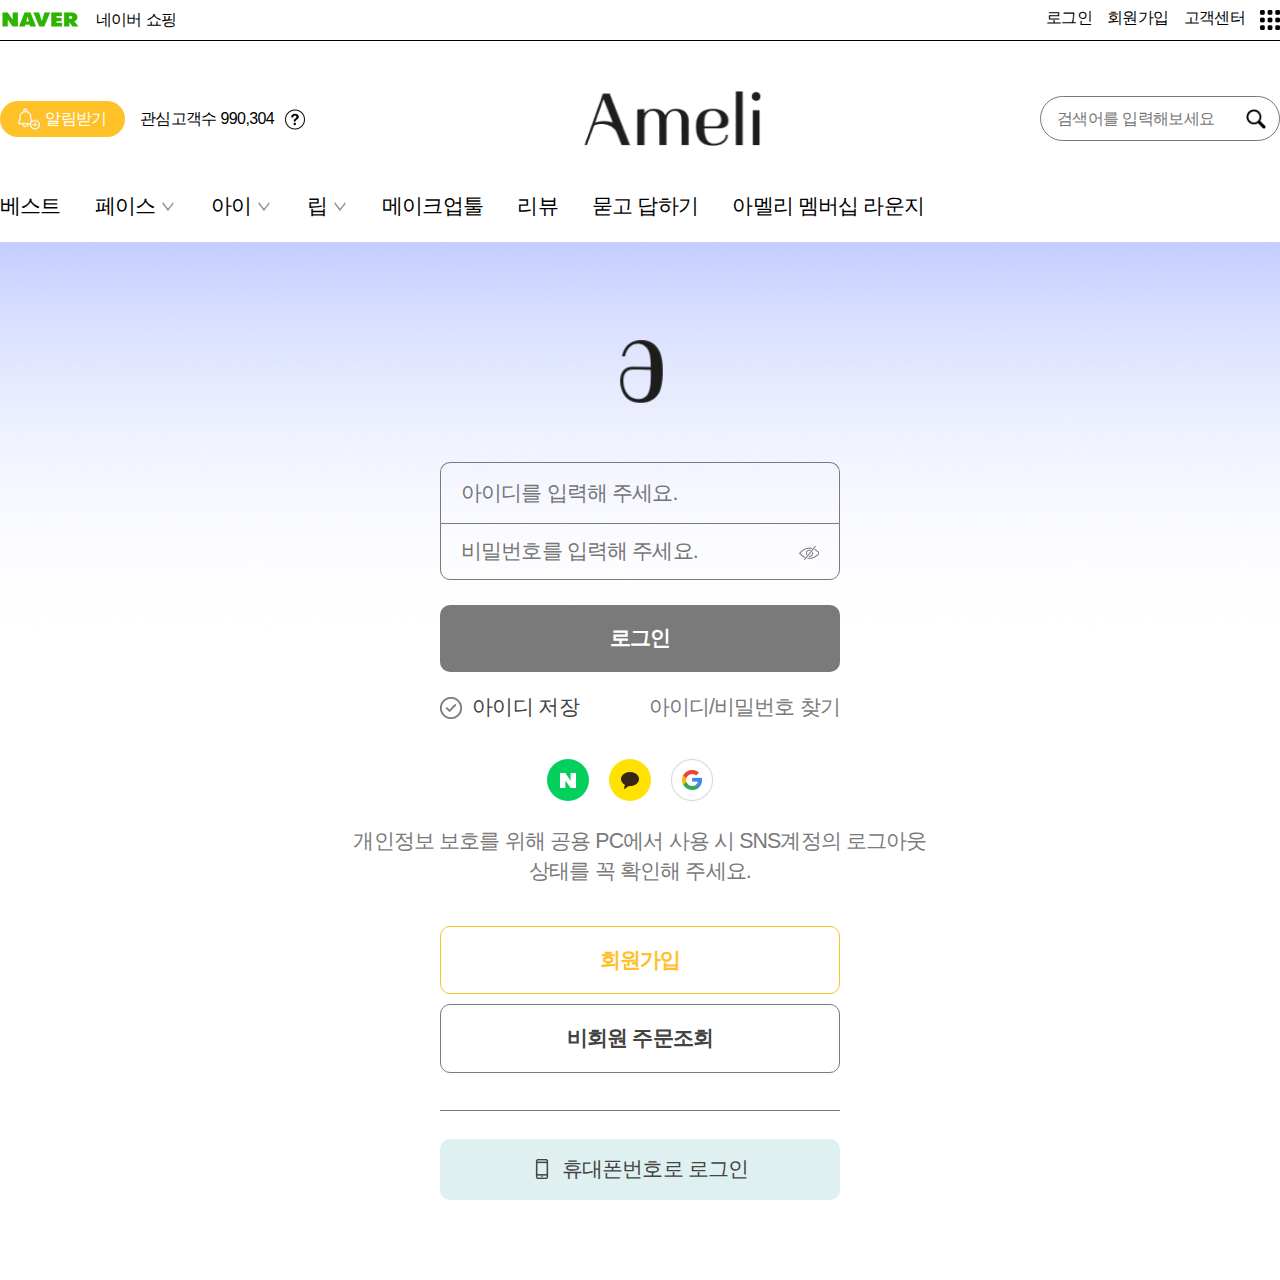
<file: login.html>
<!DOCTYPE html>
<html lang="ko">
<head>
    <meta charset="UTF-8">
    <meta name="viewport" content="width=device-width, initial-scale=1.0">
    <meta name="keywords" content="">
    <meta name="description" content="">
    <title>로그인 | 아멜리</title>
    <!-- favicon -->
    <link rel="shortcut icon" href="./images/ameli_favicon.ico" type="image/x-icon">
    <link rel="icon" href="./images/ameli_favicon.ico" type="image/x-icon">
    <!-- style -->
    <link rel="stylesheet" href="./styles/reset.css">
    <link rel="stylesheet" href="./styles/common.css">
    <link rel="stylesheet" href="./styles/login.css">
    <link rel="stylesheet" href="./styles/responsive.css">
</head>
<body>
    <!-- header -->
    <header>
        <div class="top_bg">
            <div class="top">
                <div class="left">
                    <a href="https://www.naver.com/" class="naver"><img src="./images/naver.logo.png" alt="NAVER"></a>
                    <a href="#">네이버 쇼핑</a>
                </div>
                <div class="right">
                    <a href="./login.html">로그인</a>
                    <a href="#">회원가입</a>
                    <a href="#">고객센터</a>
                    <a href="#" class="menu"><img src="./images/menu.png" alt=""></a>
                </div>
            </div>
        </div>
        <div class="middle">
            <div class="left">
                <button id="inform_btn" type="button">
                    <img src="./images/inform.png" alt="">
                    <span>알림받기</span>
                </button>
                <span class="like">관심고객수 990,304</span>
                <button id="qusetion_btn" type="button">
                    <img src="./images/qusetion.png" alt="">
                </button>
            </div>
            <div class="middle">
                <h1><a href="./index.html"><img src="./images/ameli_logo.png" alt=""></a></h1>
            </div>
            <div class="right">
                <form action="#" method="get" id="search_frm">
                    <fieldset>
                        <legend class="skip">검색영역</legend>
                        <input type="text" placeholder="검색어를 입력해보세요" id="txt_input">
                        <button id="search_btn" type="submit">
                            <img src="./images/search.png" alt="">
                        </button>
                    </fieldset>
                </form>
            </div>
        </div>
        <div class="bottom">
            <div id="nav">
                <a href="#">베스트</a>
                <a href="./product_list.html" class="face">
                    <span>페이스</span>
                    <img src="./images/direction_under.png" alt="">
                </a>
                <a href="./product_list.html" class="eye">
                    <span>아이</span>
                    <img src="./images/direction_under.png" alt="">
                </a>
                <a href="./product_list.html" class="lip">
                    <span>립</span>
                    <img src="./images/direction_under.png" alt=""></a>
                <a href="./product_list.html">메이크업툴</a>
                <a href="./review.html">리뷰</a>
                <a href="./qna.html">묻고 답하기</a>
                <a href="#">아멜리 멤버십 라운지</a>
            </div>
        </div>
    </header>
    <!-- main -->
    <main>
        <div class="login_bg">
            <div class="login">
                <form action="#" method="post" id="login_frm">
                    <fieldset>
                        <legend class="skip">검색영역</legend>
                        <ul>
                            <li class="logo">
                                <h2><a href="./index.html"><img src="./images/login/logo2.png" alt="Ameli"></a></h2>
                            </li>
                            <li class="id">
                                <input type="text" placeholder="아이디를 입력해 주세요." name="user_id">
                            </li>
                            <li class="pw">
                                <input type="password" placeholder="비밀번호를 입력해 주세요." name="user_pw">
                                <button id="view_btn" type="button"><img src="./images/login/view_select.png" alt=""></button>
                            </li>
                            <li class="login_btn">
                                <button id="login_btn" type="submit">로그인</button>
                            </li>
                            <li class="id_pw">
                                <div class="checkbox">
                                    <input type="checkbox" id="chkbox">
                                    <label for="chkbox"><em></em>아이디 저장</label>
                                </div>
                                <a href="#">아이디/비밀번호 찾기</a>
                            </li>
                            <li class="sns">
                                <a href="#"><img src="./images/login/naver.png" alt=""></a>
                                <a href="#"><img src="./images/login/kakao.png" alt=""></a>
                                <a href="#"><img src="./images/login/google.png" alt=""></a>
                            </li>
                            <li class="protect">
                                <span>개인정보 보호를 위해 공용 PC에서 사용 시 SNS계정의 로그아웃<br>상태를 꼭 확인해 주세요.</span>
                            </li>
                            <li class="join">
                                <button type="button" id="join_btn">회원가입</button>
                            </li>
                            <li class="no_member">
                                <button type="button" id="no_member_btn">비회원 주문조회</button>
                            </li>
                            <li class="span"><span></span></li>
                            <li class="phone_login">
                                <button type="button" id="phone_login_btn">
                                    <img src="./images/login/phone.png" alt="">
                                    <span class="ph">휴대폰번호로 로그인</span>
                                </button>
                            </li>
                        </ul>
                    </fieldset>
                </form>
            </div>
        </div>
    </main>
    <!-- footer -->
    <?php include("./footer.php") ?>
</body>
</html>
</file>
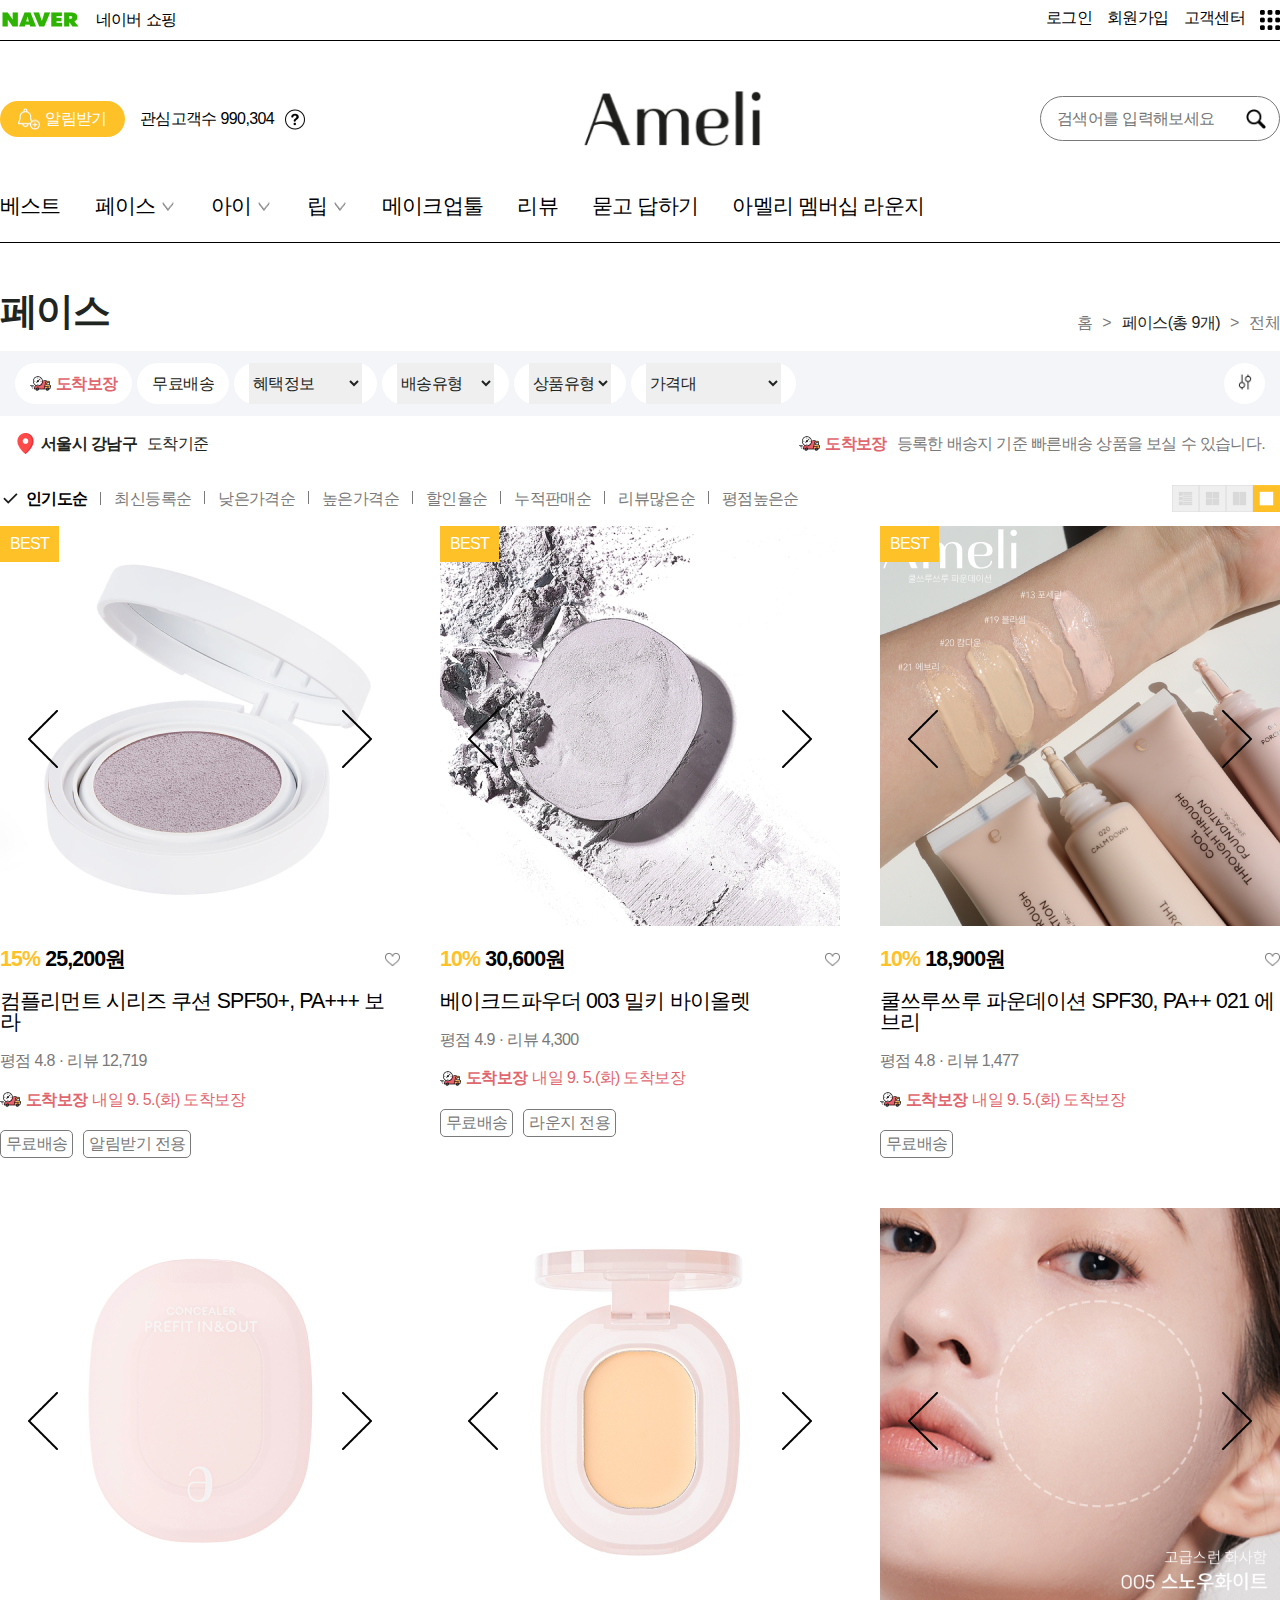
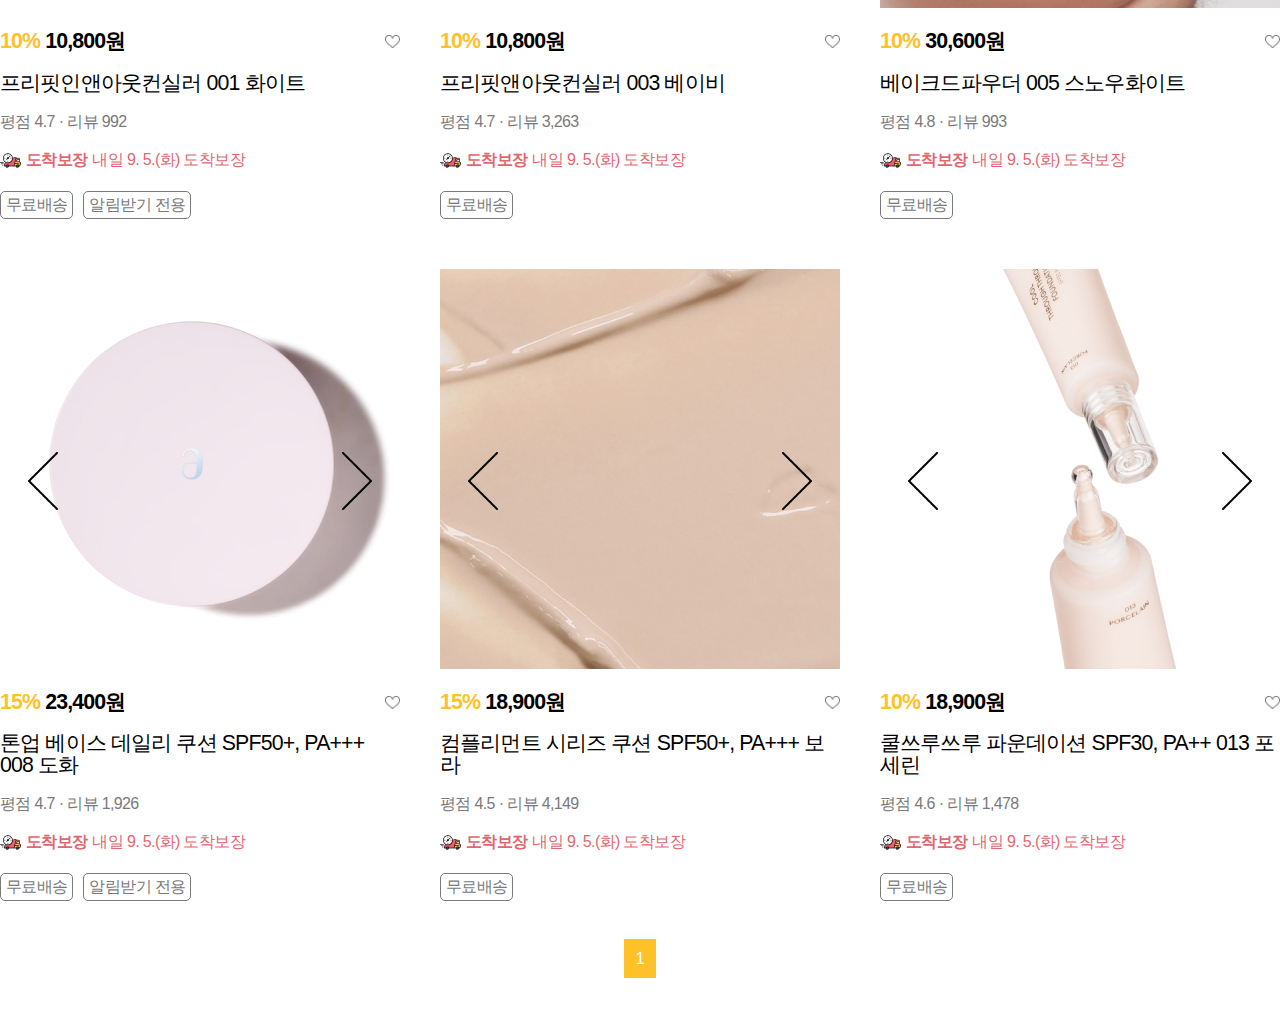
<file: product_list.html>
<!DOCTYPE html>
<html lang="ko">
<head>
    <meta charset="UTF-8">
    <meta name="viewport" content="width=device-width, initial-scale=1.0">
    <meta name="keywords" content="">
    <meta name="description" content="">
    <title>페이스 | 아멜리</title>
    <!-- favicon -->
    <link rel="shortcut icon" href="./images/ameli_favicon.ico" type="image/x-icon">
    <link rel="icon" href="./images/ameli_favicon.ico" type="image/x-icon">
    <!-- swiper -->
    <link rel="stylesheet" href="https://cdn.jsdelivr.net/npm/swiper@10/swiper-bundle.min.css"/>
    <script src="https://cdn.jsdelivr.net/npm/swiper@10/swiper-bundle.min.js"></script>
    <!-- style -->
    <link rel="stylesheet" href="./styles/reset.css">
    <link rel="stylesheet" href="./styles/common.css">
    <link rel="stylesheet" href="./styles/product_list.css">
    <link rel="stylesheet" href="./styles/responsive.css">
</head>
<body>
    <!-- header -->
    <header>
        <div class="top_bg">
            <div class="top">
                <div class="left">
                    <a href="https://www.naver.com/" class="naver"><img src="./images/naver.logo.png" alt="NAVER"></a>
                    <a href="#">네이버 쇼핑</a>
                </div>
                <div class="right">
                    <a href="./login.html">로그인</a>
                    <a href="#">회원가입</a>
                    <a href="#">고객센터</a>
                    <a href="#" class="menu"><img src="./images/menu.png" alt=""></a>
                </div>
            </div>
        </div>
        <div class="middle">
            <div class="left">
                <button id="inform_btn" type="button">
                    <img src="./images/inform.png" alt="">
                    <span>알림받기</span>
                </button>
                <span class="like">관심고객수 990,304</span>
                <button id="qusetion_btn" type="button">
                    <img src="./images/qusetion.png" alt="">
                </button>
            </div>
            <div class="middle">
                <h1><a href="./index.html"><img src="./images/ameli_logo.png" alt=""></a></h1>
            </div>
            <div class="right">
                <form action="#" method="get" id="search_frm">
                    <fieldset>
                        <legend class="skip">검색영역</legend>
                        <input type="text" placeholder="검색어를 입력해보세요" id="txt_input">
                        <button id="search_btn" type="submit">
                            <img src="./images/search.png" alt="">
                        </button>
                    </fieldset>
                </form>
            </div>
        </div>
        <div class="bottom">
            <div id="nav">
                <a href="#">베스트</a>
                <a href="./product_list.html" class="face">
                    <span>페이스</span>
                    <img src="./images/direction_under.png" alt="">
                </a>
                <a href="./product_list.html" class="eye">
                    <span>아이</span>
                    <img src="./images/direction_under.png" alt="">
                </a>
                <a href="./product_list.html" class="lip">
                    <span>립</span>
                    <img src="./images/direction_under.png" alt=""></a>
                <a href="./product_list.html">메이크업툴</a>
                <a href="./review.html">리뷰</a>
                <a href="./qna.html">묻고 답하기</a>
                <a href="#">아멜리 멤버십 라운지</a>
            </div>
        </div>
    </header>
    <!-- main -->
    <main>
        <!-- title -->
        <section class="title_bg">
            <div class="title">
                <h2>페이스</h2>
                <div class="right">
                    <a href="./index.html">홈</a>
                    <span class="arrow">&gt;</span>
                    <span class="face_all">페이스(총 9개)</span>
                    <span class="arrow">&gt;</span>
                    <button type="button" id="all_btn">전체</button>
                </div>
            </div>
        </section>
        <!-- filter -->
        <section class="filter_bg">
            <div class="filter">
                <div class="left">
                    <div class="arrival_btn">
                        <button type="button" id="arrival_btn">
                            <img src="./images/product_list/past_deliver.png" alt="">
                            <span>도착보장</span>
                        </button>
                    </div>
                    <div class="free_btn">
                        <button type="button" id="free_btn">무료배송</button>
                    </div>
                    <div id="benefit_information_btn">
                        <select>
                            <option>혜택정보</option>
                            <option>할인상품</option>
                            <option>무료배송</option>
                            <option>무료교환반품</option>
                        </select>
                    </div>
                    <div id="shipping_type_btn">
                        <select>
                            <option>배송유형</option>
                            <option>도착보장</option>
                            <option>오늘출발</option>
                            <option>희망일배송</option>
                        </select>
                    </div>
                    <div id="item_type_btn">
                        <select>
                            <option>상품유형</option>
                            <option>예약구매</option>
                        </select>
                    </div>
                    <div id="price_btn">
                        <select>
                            <option>가격대</option>
                            <option>7,000~10,000원</option>
                            <option>10,000~20,000원</option>
                            <option>20,000~30,000원</option>
                            <option>30,000~40,000원</option>
                            <option>40,000~50,000원</option>
                        </select>
                    </div>
                </div>
                <div class="right">
                    <button type="button" id="filter_btn"><img src="./images/product_list/filter.png" alt=""></button>
                </div>
            </div>
        </section>
        <!-- arrival_criteria -->
        <section class="arrival_criteria_bg">
            <div class="arrival_criteria">
                <div class="left">
                    <img src="./images/product_list/location.png" alt="">
                    <span class="area">서울시 강남구</span>
                    <span class="criteria">도착기준</span>
                </div>
                <div class="right">
                    <div class="arrival">
                        <img src="./images/product_list/past_deliver.png" alt="">
                        <span>도착보장</span>
                    </div>
                    <p>등록한 배송지 기준 빠른배송 상품을 보실 수 있습니다.</p>
                </div>
            </div>
        </section>
        <!-- view_way -->
        <section class="view_way_bg">
            <div class="view_way">
                <div class="left">
                    <button type="button" id="popularity_btn">
                        <img src="./images/product_list/select.png" alt="">
                        <span>인기도순</span>
                    </button>
                    <button type="button" id="latest_btn">최신등록순</button>
                    <button type="button" id="low_btn">낮은가격순</button>
                    <button type="button" id="high_btn">높은가격순</button>
                    <button type="button" id="discount_btn">할인율순</button>
                    <button type="button" id="accrue_btn">누적판매순</button>
                    <button type="button" id="review_max_btn">리뷰많은순</button>
                    <button type="button" id="good_btn">평점높은순</button>
                </div>
                <div class="right">
                    <button type="button" id="view4"><img src="./images/product_list/view4.png" alt=""></button>
                    <button type="button" id="view3"><img src="./images/product_list/view3.png" alt=""></button>
                    <button type="button" id="view2"><img src="./images/product_list/view2.png" alt=""></button>
                    <button type="button" id="view1_hover"><img src="./images/product_list/view1_hover.png" alt=""></button>
                </div>
            </div>
        </section>
        <!-- item_all -->
        <section class="item_all_bg">
            <div class="item_all">
                <div class="first_line">
                    <div class="item1">
                        <div class="top">
                            <p>BEST</p>
                            <div class="swiper" id="purple_cushion">
                                <!-- Additional required wrapper -->
                                <div class="swiper-wrapper">
                                <!-- Slides -->
                                    <a href="#" class="swiper-slide slide1">
                                        <img src="./images/product_list/1.jpg" alt="">
                                    </a>
                                    <a href="#" class="swiper-slide slide2">
                                        <img src="./images/product_list/1_2.png" alt="">
                                    </a>
                                </div>
                                <!-- If we need navigation buttons -->
                                <div class="swiper-button-prev"></div>
                                <div class="swiper-button-next"></div>
                            </div>
                        </div>
                        <div class="bottom">
                            <div class="price">
                                <a href="#" class="discount"><em>15%</em> 25,200원</a>
                                <span class="like"><img src="./images/product_list/like.png" alt=""></span>
                            </div>
                            <a href="#">컴플리먼트 시리즈 쿠션 SPF50+, PA+++ 보라</a>
                            <p class="review">평점 4.8 · 리뷰 12,719</p> 
                            <div class="arrival_promise">
                                <div class="arrival">
                                    <img src="./images/product_list/past_deliver.png" alt="">
                                    <span>도착보장</span>
                                </div>
                                <p>내일 9. 5.(화) 도착보장</p>
                            </div>
                            <div class="special">
                                <p>무료배송</p>
                                <p>알림받기 전용</p>
                            </div>
                        </div>
                    </div>
                    <div class="item2">
                        <div class="top">
                            <p>BEST</p>
                            <div class="swiper" id="purple_powder">
                                <!-- Additional required wrapper -->
                                <div class="swiper-wrapper">
                                <!-- Slides -->
                                    <a href="#" class="swiper-slide slide1"><img src="./images/product_list/2.jpg" alt=""></a>
                                    <a href="#" class="swiper-slide slide2"><img src="./images/product_list/2_2.png" alt=""></a>
                                </div>
                                <!-- If we need navigation buttons -->
                                <div class="swiper-button-prev"></div>
                                <div class="swiper-button-next"></div>
                            </div>
                        </div>
                        <div class="bottom">
                            <div class="price">
                                <a href="#" class="discount"><em>10%</em> 30,600원</a>
                                <span class="like"><img src="./images/product_list/like.png" alt=""></span>
                            </div>
                            <a href="#">베이크드파우더 003 밀키 바이올렛</a>
                            <p class="review">평점 4.9 · 리뷰 4,300</p> 
                            <div class="arrival_promise">
                                <div class="arrival">
                                    <img src="./images/product_list/past_deliver.png" alt="">
                                    <span>도착보장</span>
                                </div>
                                <p>내일 9. 5.(화) 도착보장</p>
                            </div>
                            <div class="special">
                                <p>무료배송</p>
                                <p>라운지 전용</p>
                            </div>
                        </div>
                    </div>
                    <div class="item3">
                        <div class="top">
                            <p>BEST</p>
                            <div class="swiper" id="every_foundation">
                                <!-- Additional required wrapper -->
                                <div class="swiper-wrapper">
                                <!-- Slides -->
                                    <a href="#" class="swiper-slide slide1"><img src="./images/product_list/3.jpg" alt=""></a>
                                    <a href="#" class="swiper-slide slide2"><img src="./images/product_list/3_2.jpg" alt=""></a>
                                </div>
                                <!-- If we need navigation buttons -->
                                <div class="swiper-button-prev"></div>
                                <div class="swiper-button-next"></div>
                            </div>
                        </div>
                        <div class="bottom">
                            <div class="price">
                                <a href="#" class="discount"><em>10%</em> 18,900원</a>
                                <span class="like"><img src="./images/product_list/like.png" alt=""></span>
                            </div>
                            <a href="#">쿨쓰루쓰루 파운데이션 SPF30, PA++ 021 에브리</a>
                            <p class="review">평점 4.8 · 리뷰 1,477</p> 
                            <div class="arrival_promise">
                                <div class="arrival">
                                    <img src="./images/product_list/past_deliver.png" alt="">
                                    <span>도착보장</span>
                                </div>
                                <p>내일 9. 5.(화) 도착보장</p>
                            </div>
                            <div class="special">
                                <p>무료배송</p>
                            </div>
                        </div>
                    </div>
                </div>
                <div class="second_line">
                    <div class="item4">
                        <div class="top">
                            <div class="swiper" id="white_concealer">
                                <!-- Additional required wrapper -->
                                <div class="swiper-wrapper">
                                <!-- Slides -->
                                    <a href="#" class="swiper-slide slide1"><img src="./images/product_list/4.jpg" alt=""></a>
                                    <a href="#" class="swiper-slide slide2"><img src="./images/product_list/4_2.png" alt=""></a>
                                </div>
                                <!-- If we need navigation buttons -->
                                <div class="swiper-button-prev"></div>
                                <div class="swiper-button-next"></div>
                            </div>
                        </div>
                        <div class="bottom">
                            <div class="price">
                                <a href="#" class="discount"><em>10%</em> 10,800원</a>
                                <span class="like"><img src="./images/product_list/like.png" alt=""></span>
                            </div>
                            <a href="#">프리핏인앤아웃컨실러 001 화이트</a>
                            <p class="review">평점 4.7 · 리뷰 992</p> 
                            <div class="arrival_promise">
                                <div class="arrival">
                                    <img src="./images/product_list/past_deliver.png" alt="">
                                    <span>도착보장</span>
                                </div>
                                <p>내일 9. 5.(화) 도착보장</p>
                            </div>
                            <div class="special">
                                <p>무료배송</p>
                                <p>알림받기 전용</p>
                            </div>
                        </div>
                    </div>
                    <div class="item5">
                        <div class="top">
                            <div class="swiper" id="baby_concealer">
                                <!-- Additional required wrapper -->
                                <div class="swiper-wrapper">
                                <!-- Slides -->
                                    <a href="#" class="swiper-slide slide1"><img src="./images/product_list/5.jpg" alt=""></a>
                                    <a href="#" class="swiper-slide slide2"><img src="./images/product_list/5_2.png" alt=""></a>
                                </div>
                                <!-- If we need navigation buttons -->
                                <div class="swiper-button-prev"></div>
                                <div class="swiper-button-next"></div>
                            </div>
                        </div>
                        <div class="bottom">
                            <div class="price">
                                <a href="#" class="discount"><em>10%</em> 10,800원</a>
                                <span class="like"><img src="./images/product_list/like.png" alt=""></span>
                            </div>
                            <a href="#">프리핏앤아웃컨실러 003 베이비</a>
                            <p class="review">평점 4.7 · 리뷰 3,263</p> 
                            <div class="arrival_promise">
                                <div class="arrival">
                                    <img src="./images/product_list/past_deliver.png" alt="">
                                    <span>도착보장</span>
                                </div>
                                <p>내일 9. 5.(화) 도착보장</p>
                            </div>
                            <div class="special">
                                <p>무료배송</p>
                            </div>
                        </div>
                    </div>
                    <div class="item6">
                        <div class="top">
                            <div class="swiper" id="white_powder">
                                <!-- Additional required wrapper -->
                                <div class="swiper-wrapper">
                                <!-- Slides -->
                                    <a href="#" class="swiper-slide slide1"><img src="./images/product_list/6.jpg" alt=""></a>
                                    <a href="#" class="swiper-slide slide2"><img src="./images/product_list/6_2.png" alt=""></a>
                                </div>
                                <!-- If we need navigation buttons -->
                                <div class="swiper-button-prev"></div>
                                <div class="swiper-button-next"></div>
                            </div>
                        </div>
                        <div class="bottom">
                            <div class="price">
                                <a href="#" class="discount"><em>10%</em> 30,600원</a>
                                <span class="like"><img src="./images/product_list/like.png" alt=""></span>
                            </div>
                            <a href="#">베이크드파우더 005 스노우화이트</a>
                            <p class="review">평점 4.8 · 리뷰 993</p> 
                            <div class="arrival_promise">
                                <div class="arrival">
                                    <img src="./images/product_list/past_deliver.png" alt="">
                                    <span>도착보장</span>
                                </div>
                                <p>내일 9. 5.(화) 도착보장</p>
                            </div>
                            <div class="special">
                                <p>무료배송</p>
                            </div>
                        </div>
                    </div>
                </div>
                <div class="third_line">
                    <div class="item7">
                        <div class="top">
                            <div class="swiper" id="dohwa_cushion">
                                <!-- Additional required wrapper -->
                                <div class="swiper-wrapper">
                                <!-- Slides -->
                                    <a href="#" class="swiper-slide slide1"><img src="./images/product_list/7.jpg" alt=""></a>
                                    <a href="#" class="swiper-slide slide2"><img src="./images/product_list/7_2.png" alt=""></a>
                                </div>
                                <!-- If we need navigation buttons -->
                                <div class="swiper-button-prev"></div>
                                <div class="swiper-button-next"></div>
                            </div>
                        </div>
                        <div class="bottom">
                            <div class="price">
                                <a href="#" class="discount"><em>15%</em> 23,400원</a>
                                <span class="like"><img src="./images/product_list/like.png" alt=""></span>
                            </div>
                            <a href="#">톤업 베이스 데일리 쿠션 SPF50+, PA+++ 008 도화</a>
                            <p class="review">평점 4.7 · 리뷰 1,926</p> 
                            <div class="arrival_promise">
                                <div class="arrival">
                                    <img src="./images/product_list/past_deliver.png" alt="">
                                    <span>도착보장</span>
                                </div>
                                <p>내일 9. 5.(화) 도착보장</p>
                            </div>
                            <div class="special">
                                <p>무료배송</p>
                                <p>알림받기 전용</p>
                            </div>
                        </div>
                    </div>
                    <div class="item8">
                        <div class="top">
                            <div class="swiper" id="blossom_foundation">
                                <!-- Additional required wrapper -->
                                <div class="swiper-wrapper">
                                <!-- Slides -->
                                    <a href="#" class="swiper-slide slide1"><img src="./images/product_list/8.jpg" alt=""></a>
                                    <a href="#" class="swiper-slide slide2"><img src="./images/product_list/8_2.png" alt=""></a>
                                </div>
                                <!-- If we need navigation buttons -->
                                <div class="swiper-button-prev"></div>
                                <div class="swiper-button-next"></div>
                            </div>
                        </div>
                        <div class="bottom">
                            <div class="price">
                                <a href="#" class="discount"><em>15%</em> 18,900원</a>
                                <span class="like"><img src="./images/product_list/like.png" alt=""></span>
                            </div>
                            <a href="#">컴플리먼트 시리즈 쿠션 SPF50+, PA+++ 보라</a>
                            <p class="review">평점 4.5 · 리뷰 4,149</p> 
                            <div class="arrival_promise">
                                <div class="arrival">
                                    <img src="./images/product_list/past_deliver.png" alt="">
                                    <span>도착보장</span>
                                </div>
                                <p>내일 9. 5.(화) 도착보장</p>
                            </div>
                            <div class="special">
                                <p>무료배송</p>
                            </div>
                        </div>
                    </div>
                    <div class="item9">
                        <div class="top">
                            <div class="swiper" id="poseline_foundation">
                                <!-- Additional required wrapper -->
                                <div class="swiper-wrapper">
                                <!-- Slides -->
                                    <a href="#" class="swiper-slide slide1"><img src="./images/product_list/9.jpg" alt=""></a>
                                    <a href="#" class="swiper-slide slide2"><img src="./images/product_list/9_2.png" alt=""></a>
                                </div>
                                <!-- If we need navigation buttons -->
                                <div class="swiper-button-prev"></div>
                                <div class="swiper-button-next"></div>
                            </div>
                        </div>
                        <div class="bottom">
                            <div class="price">
                                <a href="#" class="discount"><em>10%</em> 18,900원</a>
                                <span class="like"><img src="./images/product_list/like.png" alt=""></span>
                            </div>
                            <a href="#">쿨쓰루쓰루 파운데이션 SPF30, PA++ 013 포세린</a>
                            <p class="review">평점 4.6 · 리뷰 1,478</p> 
                            <div class="arrival_promise">
                                <div class="arrival">
                                    <img src="./images/product_list/past_deliver.png" alt="">
                                    <span>도착보장</span>
                                </div>
                                <p>내일 9. 5.(화) 도착보장</p>
                            </div>
                            <div class="special">
                                <p>무료배송</p>
                            </div>
                        </div>
                    </div>
                </div>
            </div>
        </section>
        <!-- page -->
        <section class="page_bg">
            <div class="page">
                <a href="#">1</a>
            </div>
        </section>
    </main>
    <!-- footer -->
    <?php include("./footer.php") ?>
    <script src="./script/product_list.js"></script>
</body>
</html>
</file>
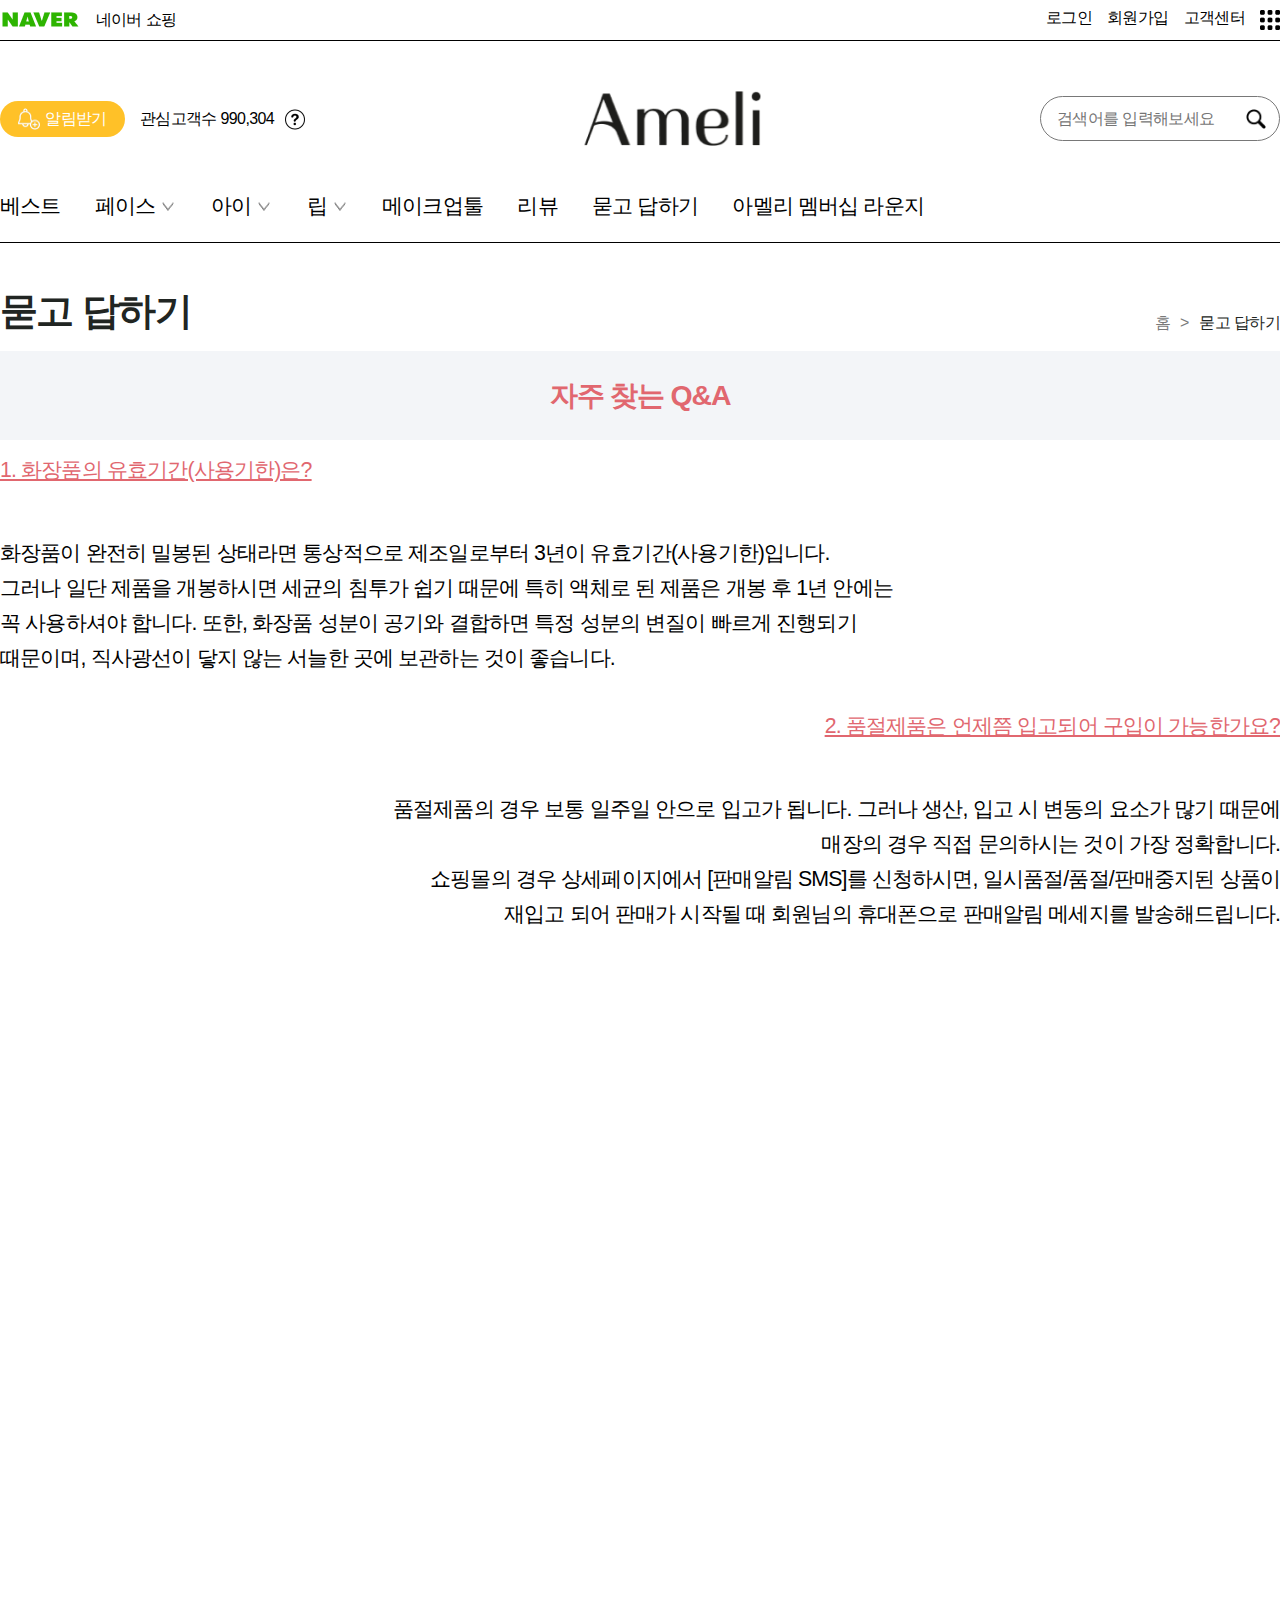
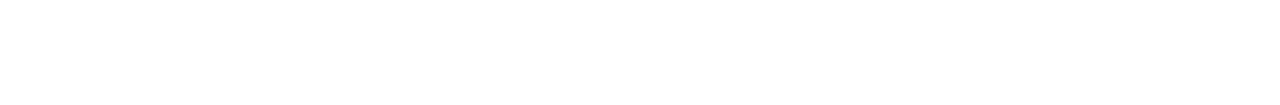
<file: qna.html>
<!DOCTYPE html>
<html lang="ko">
<head>
    <meta charset="UTF-8">
    <meta name="viewport" content="width=device-width, initial-scale=1.0">
    <meta name="keywords" content="">
    <meta name="description" content="">
    <title>묻고 답하기 | 아멜리</title>
    <!-- favicon -->
    <link rel="shortcut icon" href="./images/ameli_favicon.ico" type="image/x-icon">
    <link rel="icon" href="./images/ameli_favicon.ico" type="image/x-icon">
    <!-- style -->
    <link rel="stylesheet" href="./styles/reset.css">
    <link rel="stylesheet" href="./styles/common.css">
    <link rel="stylesheet" href="./styles/qna.css">
    <link rel="stylesheet" href="./styles/responsive.css">
</head>
<body>
    <!-- header -->
    <header>
        <div class="top_bg">
            <div class="top">
                <div class="left">
                    <a href="https://www.naver.com/" class="naver"><img src="./images/naver.logo.png" alt="NAVER"></a>
                    <a href="#">네이버 쇼핑</a>
                </div>
                <div class="right">
                    <a href="./login.html">로그인</a>
                    <a href="#">회원가입</a>
                    <a href="#">고객센터</a>
                    <a href="#" class="menu"><img src="./images/menu.png" alt=""></a>
                </div>
            </div>
        </div>
        <div class="middle">
            <div class="left">
                <button id="inform_btn" type="button">
                    <img src="./images/inform.png" alt="">
                    <span>알림받기</span>
                </button>
                <span class="like">관심고객수 990,304</span>
                <button id="qusetion_btn" type="button">
                    <img src="./images/qusetion.png" alt="">
                </button>
            </div>
            <div class="middle">
                <h1><a href="./index.html"><img src="./images/ameli_logo.png" alt=""></a></h1>
            </div>
            <div class="right">
                <form action="#" method="get" id="search_frm">
                    <fieldset>
                        <legend class="skip">검색영역</legend>
                        <input type="text" placeholder="검색어를 입력해보세요" id="txt_input">
                        <button id="search_btn" type="submit">
                            <img src="./images/search.png" alt="">
                        </button>
                    </fieldset>
                </form>
            </div>
        </div>
        <div class="bottom">
            <div id="nav">
                <a href="#">베스트</a>
                <a href="./product_list.html" class="face">
                    <span>페이스</span>
                    <img src="./images/direction_under.png" alt="">
                </a>
                <a href="./product_list.html" class="eye">
                    <span>아이</span>
                    <img src="./images/direction_under.png" alt="">
                </a>
                <a href="./product_list.html" class="lip">
                    <span>립</span>
                    <img src="./images/direction_under.png" alt=""></a>
                <a href="./product_list.html">메이크업툴</a>
                <a href="./review.html">리뷰</a>
                <a href="./qna.html">묻고 답하기</a>
                <a href="#">아멜리 멤버십 라운지</a>
            </div>
        </div>
    </header>
    <!-- main -->
    <main>
        <!-- title -->
        <section class="title_bg">
            <div class="title">
                <h2>묻고 답하기</h2>
                <div class="right">
                    <a href="./index.html">홈</a>
                    <span class="arrow">&gt;</span>
                    <span class="qna">묻고 답하기</span>
                </div>
            </div>
        </section>
        <!-- find_qna -->
        <section class="find_qna_bg">
            <div class="find_qna">
                <h3>자주 찾는 Q&A</h3>
            </div>
        </section>
        <!-- first_qna -->
        <section class="first_qna_bg">
            <dl class="first_qna">
                <dt>1. 화장품의 유효기간(사용기한)은?</dt>
                <dd>화장품이 완전히 밀봉된 상태라면 통상적으로 제조일로부터 3년이 유효기간(사용기한)입니다.<br>그러나 일단 제품을 개봉하시면 세균의 침투가 쉽기 때문에 특히 액체로 된 제품은 개봉 후 1년 안에는<br>꼭 사용하셔야 합니다. 또한, 화장품 성분이 공기와 결합하면 특정 성분의 변질이 빠르게 진행되기<br>때문이며, 직사광선이 닿지 않는 서늘한 곳에 보관하는 것이 좋습니다.</dd>
            </dl>
        </section>
        <!-- second_qna -->
        <section class="second_qna_bg">
            <dl class="second_qna">
                <dt>2. 품절제품은 언제쯤 입고되어 구입이 가능한가요?</dt>
                <dd>품절제품의 경우 보통 일주일 안으로 입고가 됩니다. 그러나 생산, 입고 시 변동의 요소가 많기 때문에<br>매장의 경우 직접 문의하시는 것이 가장 정확합니다.<br>쇼핑몰의 경우 상세페이지에서 [판매알림 SMS]를 신청하시면, 일시품절/품절/판매중지된 상품이<br>재입고 되어 판매가 시작될 때 회원님의 휴대폰으로 판매알림 메세지를 발송해드립니다.</dd>
            </dl>
        </section>
        <!-- contents -->
        <section class="contents_bg">
            <div class="contents">
                <!-- 외부 웹주소(게시판, 지도)를 내부HTML로 삽입하는 방법 -->
                <iframe src="http://bini66.pe.kr/gnuboard5/bbs/board.php?bo_table=ameli_qna" frameborder="0" scrolling="no"></iframe>
            </div>
        </section>
    </main>
    <!-- footer -->
    <?php include("./footer.php") ?>
</body>
</html>
</file>
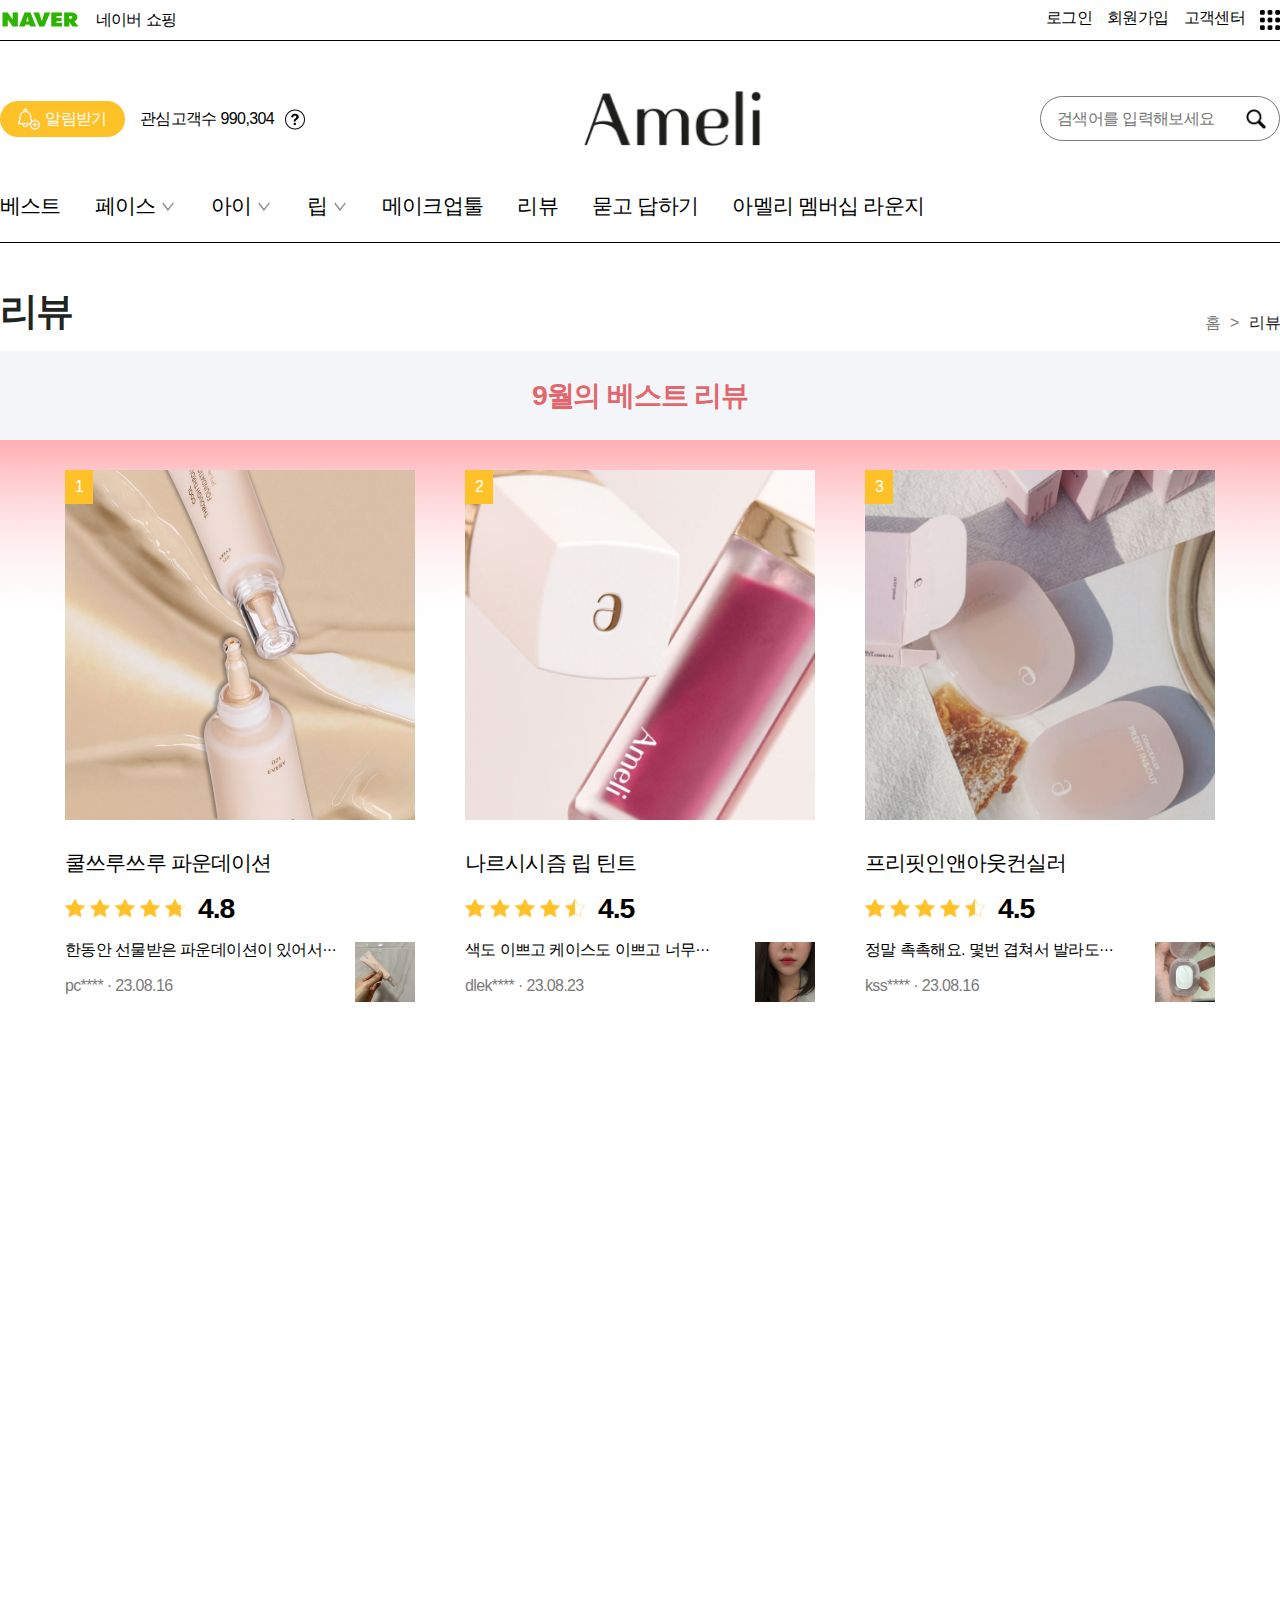
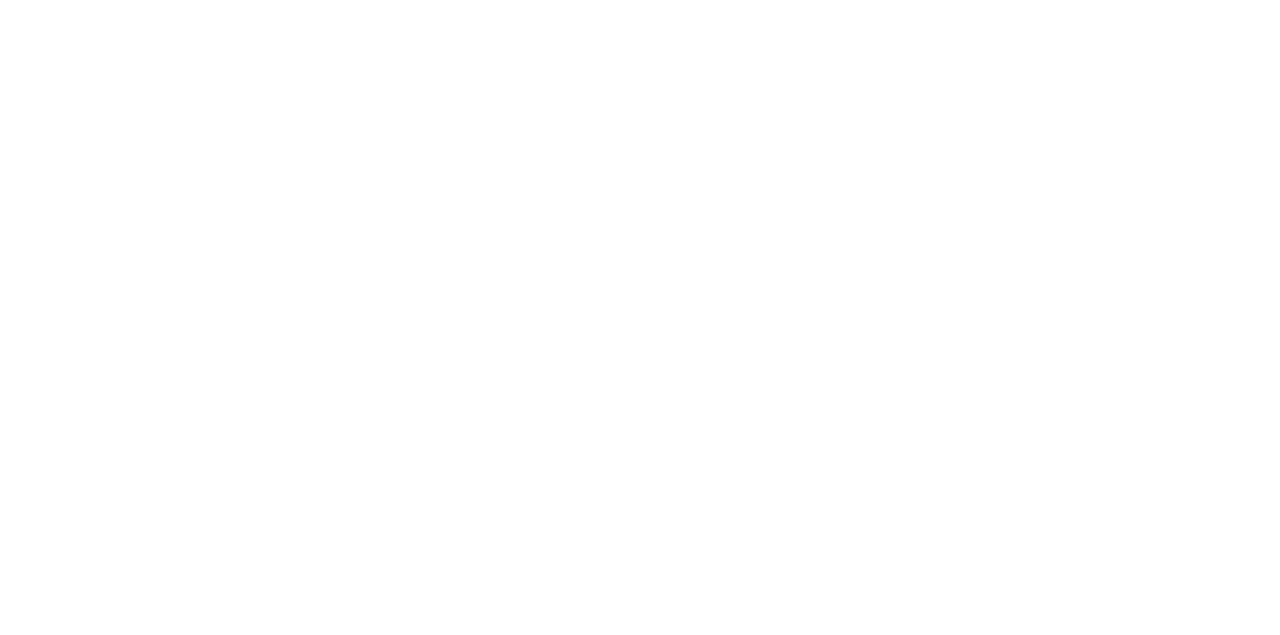
<file: review.html>
<!DOCTYPE html>
<html lang="ko">
<head>
    <meta charset="UTF-8">
    <meta name="viewport" content="width=device-width, initial-scale=1.0">
    <meta name="keywords" content="">
    <meta name="description" content="">
    <title>리뷰 | 아멜리</title>
    <!-- favicon -->
    <link rel="shortcut icon" href="./images/ameli_favicon.ico" type="image/x-icon">
    <link rel="icon" href="./images/ameli_favicon.ico" type="image/x-icon">
    <!-- style -->
    <link rel="stylesheet" href="./styles/reset.css">
    <link rel="stylesheet" href="./styles/common.css">
    <link rel="stylesheet" href="./styles/review.css">
    <link rel="stylesheet" href="./styles/responsive.css">
</head>
<body>
    <!-- header -->
    <header>
        <div class="top_bg">
            <div class="top">
                <div class="left">
                    <a href="https://www.naver.com/" class="naver"><img src="./images/naver.logo.png" alt="NAVER"></a>
                    <a href="#">네이버 쇼핑</a>
                </div>
                <div class="right">
                    <a href="./login.html">로그인</a>
                    <a href="#">회원가입</a>
                    <a href="#">고객센터</a>
                    <a href="#" class="menu"><img src="./images/menu.png" alt=""></a>
                </div>
            </div>
        </div>
        <div class="middle">
            <div class="left">
                <button id="inform_btn" type="button">
                    <img src="./images/inform.png" alt="">
                    <span>알림받기</span>
                </button>
                <span class="like">관심고객수 990,304</span>
                <button id="qusetion_btn" type="button">
                    <img src="./images/qusetion.png" alt="">
                </button>
            </div>
            <div class="middle">
                <h1><a href="./index.html"><img src="./images/ameli_logo.png" alt=""></a></h1>
            </div>
            <div class="right">
                <form action="#" method="get" id="search_frm">
                    <fieldset>
                        <legend class="skip">검색영역</legend>
                        <input type="text" placeholder="검색어를 입력해보세요" id="txt_input">
                        <button id="search_btn" type="submit">
                            <img src="./images/search.png" alt="">
                        </button>
                    </fieldset>
                </form>
            </div>
        </div>
        <div class="bottom">
            <div id="nav">
                <a href="#">베스트</a>
                <a href="./product_list.html" class="face">
                    <span>페이스</span>
                    <img src="./images/direction_under.png" alt="">
                </a>
                <a href="./product_list.html" class="eye">
                    <span>아이</span>
                    <img src="./images/direction_under.png" alt="">
                </a>
                <a href="./product_list.html" class="lip">
                    <span>립</span>
                    <img src="./images/direction_under.png" alt=""></a>
                <a href="./product_list.html">메이크업툴</a>
                <a href="./review.html">리뷰</a>
                <a href="./qna.html">묻고 답하기</a>
                <a href="#">아멜리 멤버십 라운지</a>
            </div>
        </div>
    </header>
    <!-- main -->
    <main>
        <!-- title -->
        <section class="title_bg">
            <div class="title">
                <h2>리뷰</h2>
                <div class="right">
                    <a href="./index.html">홈</a>
                    <span class="arrow">&gt;</span>
                    <span class="qna">리뷰</span>
                </div>
            </div>
        </section>
        <!-- september_review -->
        <section class="september_review_bg">
            <div class="september_review">
                <h3>9월의 베스트 리뷰</h3>
            </div>
        </section>
        <!-- best_items -->
        <section class="best_items_bg">
            <div class="best_items">
                <!-- item1 -->
                <a href="#" class="item1">
                    <div class="top">
                        <span>1</span>
                        <img src="./images/review/best1.jpg" alt="">
                    </div>
                    <div class="bottom">
                        <h4>쿨쓰루쓰루 파운데이션</h4>
                        <div class="score">
                            <div class="left">
                                <img src="./images/review/star100.png" alt="">
                                <img src="./images/review/star100.png" alt="">
                                <img src="./images/review/star100.png" alt="">
                                <img src="./images/review/star100.png" alt="">
                                <img src="./images/review/star8.png" alt="">
                            </div>
                            <div class="right">
                                <span>4.8</span>
                            </div>
                        </div>
                        <div class="buyer">
                            <div class="left">
                                <p class="top">한동안 선물받은 파운데이션이 있어서···</p>
                                <p class="bottom">pc**** · 23.08.16</p>
                            </div>
                            <div class="right">
                                <img src="./images/review/review1.png" alt="">
                            </div>
                        </div>
                    </div>
                </a>
                <!-- item2 -->
                <a href="#" class="item2">
                    <div class="top">
                        <span>2</span>
                        <img src="./images/review/best2.jpg" alt="">
                    </div>
                    <div class="bottom">
                        <h4>나르시시즘 립 틴트</h4>
                        <div class="score">
                            <div class="left">
                                <img src="./images/review/star100.png" alt="">
                                <img src="./images/review/star100.png" alt="">
                                <img src="./images/review/star100.png" alt="">
                                <img src="./images/review/star100.png" alt="">
                                <img src="./images/review/star5.png" alt="">
                            </div>
                            <div class="right">
                                <span>4.5</span>
                            </div>
                        </div>
                        <div class="buyer">
                            <div class="left">
                                <p class="top">색도 이쁘고 케이스도 이쁘고 너무···</p>
                                <p class="bottom">dlek**** · 23.08.23</p>
                            </div>
                            <div class="right">
                                <img src="./images/review/review2.png" alt="">
                            </div>
                        </div>
                    </div>
                </a>
                <!-- item3 -->
                <a href="#" class="item3">
                    <div class="top">
                        <span>3</span>
                        <img src="./images/review/best3.jpg" alt="">
                    </div>
                    <div class="bottom">
                        <h4>프리핏인앤아웃컨실러</h4>
                        <div class="score">
                            <div class="left">
                                <img src="./images/review/star100.png" alt="">
                                <img src="./images/review/star100.png" alt="">
                                <img src="./images/review/star100.png" alt="">
                                <img src="./images/review/star100.png" alt="">
                                <img src="./images/review/star5.png" alt="">
                            </div>
                            <div class="right">
                                <span>4.5</span>
                            </div>
                        </div>
                        <div class="buyer">
                            <div class="left">
                                <p class="top">정말 촉촉해요. 몇번 겹쳐서 발라도···</p>
                                <p class="bottom">kss**** · 23.08.16</p>
                            </div>
                            <div class="right">
                                <img src="./images/review/review3.png" alt="">
                            </div>
                        </div>
                    </div>
                </a>
            </div>
        </section>
        <!-- contents -->
        <section class="contents_bg">
            <div class="contents">
                <!-- 외부 웹주소(게시판, 지도)를 내부HTML로 삽입하는 방법 -->
                <iframe src="http://bini66.pe.kr/gnuboard5/bbs/board.php?bo_table=ameli_review" frameborder="0" scrolling="no"></iframe>
            </div>
        </section>
    </main>
    <!-- footer -->
    <?php include("./footer.php") ?>
</body>
</html>
</file>
<file: styles/common.css>
/* 2. common.css 모든 웹페에지 공통 css == common */
/* common.css == footer 공통영역 Design */
/* header */
header {
    width: 100%;
}
/* top */
header .top_bg {
    width: 100%;
    border-bottom: 1px solid #000;
}
header .top_bg .top {
    width: 1280px; margin: 0 auto;
    display: flex; flex-flow: row nowrap;
    justify-content: space-between;
    align-items: center;
}
header .top_bg .top .left {
    display: flex; flex-flow: row nowrap; 
    justify-content: space-between; align-items: center;
}
header .top_bg .top .left .naver {
    width: 80.67px; height: 40px; margin-right: 15px;
    
}
header .top_bg .top .left .naver img {width: 100%;}
header .top_bg .top .left a {letter-spacing: -0.04em;}
header .top_bg .top .right {
    display: flex; flex-flow: row nowrap;
}
header .top_bg .top .right a {
    letter-spacing: -0.04em; margin-right: 15px;
}
header .top_bg .top .right a:last-child {margin-right: 0;}
header .top_bg .top .right .menu {width: 20px; height: 20px;}
header .top_bg .top .right .menu img {width: 100%;}
/* middle */
header .middle {
    width: 1280px; margin: 0 auto;
    display: flex; flex-flow: row nowrap;
    align-items: center; justify-content: space-around;
}
header .middle .left {
    display: flex; flex-flow: row nowrap; 
    justify-content: space-between;
    align-items: center; 
    padding: 59.5px 0 34.5px;
}
header .middle .left #inform_btn {
    margin-right: 15px; width: 125px;
    background: #ffc128; border-radius: 50px; padding: 7px 18px;
    display: flex; flex-flow: row nowrap; align-items: center; justify-content: center; transition: background 0.2s;
}
header .middle .left #inform_btn:hover {
    background: #e1676f;
}
header .middle .left #inform_btn img {
    width: 22px; height: 22px; margin-right: 5px;
}
header .middle .left #inform_btn span {
    letter-spacing: -0.04em; color: #fff;
}
header .middle .left .like {
    width: 140px; margin-right: 5px;
    letter-spacing: -0.04em;
}
header .middle .left #qusetion_btn {
    width: 20px; height: 20px; background: none;
}
header .middle .left #qusetion_btn img {width: 100%;}
header .middle .middle {padding: 50px 0 25px;}
header .middle .middle h1 {
    width: 177.78px; height: 55px;
}
header .middle .middle h1 a {}
header .middle .middle h1 a img {width: 100%;}
header .middle .right {padding: 55px 0 30px;}
header .middle .right #search_frm {}
header .middle .right #search_frm fieldset {
    width: 240px; height: 45px; border-radius: 50px;
    background: #fff; display: flex; 
    flex-flow: row nowrap; align-items: center;
    border: 1px solid #787878;
} 
header .middle .right #search_frm fieldset #txt_input {
    width: 75%;
    letter-spacing: -0.04em; color: #787878;
    margin-left: 16px;
}
header .middle .right #search_frm fieldset #search_btn {
    width: 20px; height: 20px; background: none;
    margin-left: 10px;
}
header .middle .right #search_frm fieldset #search_btn img {width: 100%;}
/* bottom */
header .bottom {
    width: 1280px; margin: 0 auto;
    padding: 25px 0;
}
header .bottom #nav {
}
header .bottom #nav a {
    font-size: 1.333rem; letter-spacing: -0.04em;
    margin-right: 30px;
}
header .bottom #nav a:hover,
header .bottom #nav .face span:hover,
header .bottom #nav .eye span:hover,
header .bottom #nav .lip span:hover {font-weight: 700;}
header .bottom #nav .face,
header .bottom #nav .eye,
header .bottom #nav .lip {
    display: inline-flex; flex-flow: row nowrap;
}
header .bottom #nav .face span,
header .bottom #nav .eye span,
header .bottom #nav .lip span {
    font-size: 1.333rem; letter-spacing: -0.04em;
    margin-right: 5px;
}
header .bottom #nav .face span img,
header .bottom #nav .eye span img,
header .bottom #nav .lip span img {
    width: 16px; height: 16px;
}

/* footer */
footer {
    width: 100%;
}
footer .contents {
    width: 1280px; margin: 0 auto;
    padding: 35px 0;
}
footer .contents .top {
    width: 1280px; display: flex;
    flex-flow: row nowrap; justify-content: space-between; margin-bottom: 15px;
}
footer .contents .top #fnb {
    padding: 8.5px 0 28.5px;
    display: flex; flex-flow: row nowrap;
    justify-content: space-between;
    align-items: center;
}
footer .contents .top #fnb a {
    letter-spacing: -0.04em;
}
footer .contents .top #fnb a::after {
    display: inline-block; content: '';
    background: #000; width: 1px; height: 13px;
    margin: 0 13px;
}
footer .contents .top #fnb a:nth-child(6)::after {
    display: none;
}
footer .contents .top #fnb a em {
    font-weight: 700; letter-spacing: -0.04em;
}
footer .contents .top .middle {
    padding: 7px 0 27px; display: flex;
    flex-flow: row nowrap; 
    justify-content: space-between;
    align-items: center;
}
footer .contents .top .middle #global {
    margin-right: 20px; letter-spacing: -0.04em;
    border: none; width: 130px;
}
footer .contents .top .middle #global option {
    letter-spacing: -0.04em;
}
footer .contents .top .middle #language {
    margin-right: 20px; letter-spacing: -0.04em;
    border: none; width: 130px;
}
footer .contents .top .middle #language option {
    letter-spacing: -0.04em;
}
footer .contents .top .right {
    padding-bottom: 20px;
}
footer .contents .top .right a {
    margin-left: 13px;
    width: 30px; height: 30px;
}
footer .contents .top .right a img {}
footer .contents .bottom {
    width: 1280px; display: flex;
    flex-flow: row nowrap;
    justify-content: flex-start;
} 
footer .contents .bottom .left {
    margin-right: 90px;
}
footer .contents .bottom .left #address {
    letter-spacing: -0.04em;
    line-height: 30px;
}
footer .contents .bottom .left #address span {
    width: 1px; height: 11px; background: #000;
    display: inline-block; margin: 0 13px;
}
footer .contents .bottom .right {
    display: flex; flex-flow: column nowrap;
    align-items: flex-start;
}
footer .contents .bottom .right .center {
    font-size: 1.333rem; letter-spacing: -0.04em;
    margin-bottom: 10px
}
footer .contents .bottom .right .number {
    font-weight: 500; font-size: 2.369rem;
    letter-spacing: -0.04em; text-decoration: underline;
    margin-bottom: 10px;
}
footer .contents .bottom .right .time {
    letter-spacing: -0.04em;
    line-height: 26px;
}
</file>
<file: styles/login.css>
/* main */
main .login_bg {
    width: 100%;
    background: url(../images/login/login_bg.png) no-repeat;
    background-size: cover;
}
main .login_bg .login {
    width: 1280px; margin: 0 auto;
    padding: 80px 0;
}
main .login_bg .login #login_frm {}
main .login_bg .login #login_frm fieldset {}
main .login_bg .login #login_frm fieldset ul {
    display: flex; flex-flow: column nowrap; justify-content: space-between;
    align-items: center;
}
/* frm-logo */
main .login_bg .login #login_frm fieldset ul .logo {margin-bottom: 40px;}
main .login_bg .login #login_frm fieldset ul .logo h2 {
    width: 100px; height: 100px;
}
main .login_bg .login #login_frm fieldset ul .logo h2 a {}
main .login_bg .login #login_frm fieldset ul .logo h2 a img {width: 100%;}
/* frm-id */
main .login_bg .login #login_frm fieldset ul .id {
    background: none;
    border: 1px solid #7a7a7a; border-radius: 10px 10px 0 0;
    border-bottom: none;
    width: 400px;
}
main .login_bg .login #login_frm fieldset ul .id input {
    background: none;
    width: 100%; padding: 17.5px 150px 17.5px 20px;
    font-size: 1.333rem; letter-spacing: -0.04em; color: #7a7a7a;
}
/* frm-pw */
main .login_bg .login #login_frm fieldset ul .pw {
    border: 1px solid #7a7a7a; border-radius: 0 0 10px 10px; width: 400px;
    display: flex; flex-flow: row nowrap; justify-content: space-between;
    align-items: center; padding: 15px 20px; margin-bottom: 25px;
}
main .login_bg .login #login_frm fieldset ul .pw input {
    width: 90%; background: none;
    font-size: 1.333rem; letter-spacing: -0.04em; color: #7a7a7a;
}
main .login_bg .login #login_frm fieldset ul .pw #view_btn {
    width: 20px; height: 20px; background: none;
}
main .login_bg .login #login_frm fieldset ul .pw #view_btn img {width: 100%;}
/* frm-login_btn */
main .login_bg .login #login_frm fieldset ul .login_btn {
    margin-bottom: 25px;
}
main .login_bg .login #login_frm fieldset ul .login_btn #login_btn {
    font-weight: 700; font-size: 1.333rem; letter-spacing: -0.04em;
    color: #fff; background: #7a7a7a; width: 400px;
    border-radius: 10px; padding: 22.5px 0;
    transition: background 0.2s;
}
main .login_bg .login #login_frm fieldset ul .login_btn #login_btn:hover {
    background: #5a5a5a;
}
/* frm-id_pw */
main .login_bg .login #login_frm fieldset ul .id_pw {
    display: flex; flex-flow: row nowrap; justify-content: space-between;
    align-items: center; width: 400px; margin-bottom: 40px;
}

/* checkbox */
main .login_bg .login #login_frm fieldset ul .id_pw .checkbox {
    display: flex; flex-flow: row nowrap; justify-content: space-between;
    align-items: center; 
}
main .login_bg .login #login_frm fieldset ul .id_pw .checkbox input[id="chkbox"] {display: none;}
main .login_bg .login #login_frm fieldset ul .id_pw .checkbox input[id="chkbox"] + label em {
    display: inline-block; background: url(../images/login/check_off.png) 0 0 no-repeat;
    width: 22px; height: 22px; margin-right: 10px; vertical-align: middle;
}
main .login_bg .login #login_frm fieldset ul .id_pw .checkbox input[id="chkbox"]:checked + label em {
    background: url(../images/login/check_on.png) 0 0 no-repeat;
}
main .login_bg .login #login_frm fieldset ul .id_pw .checkbox label {
    font-weight: 500; font-size: 1.333rem; letter-spacing: -0.04rem;
    color: #434343;
}

main .login_bg .login #login_frm fieldset ul .id_pw a {
    font-size: 1.333rem; letter-spacing: -0.04em; color: #7a7a7a;
}
/* frm-sns */
main .login_bg .login #login_frm fieldset ul .sns {
    display: flex; flex-flow: row nowrap; justify-content: space-between;
    align-items: center; margin-bottom: 25px;
}
main .login_bg .login #login_frm fieldset ul .sns a {
    width: 42px; height: 42px; margin-right: 20px;
}
main .login_bg .login #login_frm fieldset ul .sns a img {
    width: 100%;
}
/* frm-protect */
main .login_bg .login #login_frm fieldset ul .protect {
    text-align: center; margin-bottom: 40px;
}
main .login_bg .login #login_frm fieldset ul .protect span {
    letter-spacing: -0.04em; line-height: 30px; font-size: 1.333rem;
    color: #7a7a7a;
}
/* frm-join */
main .login_bg .login #login_frm fieldset ul .join {
    margin-bottom: 10px;
}
main .login_bg .login #login_frm fieldset ul .join #join_btn {
    font-weight: 700; font-size: 1.333rem; letter-spacing: -0.04em;
    color: #ffc128; background: none; width: 400px;
    border-radius: 10px; padding: 22.5px 0; border: 1px solid #ffc128;
    transition: background 0.2s;
}
main .login_bg .login #login_frm fieldset ul .join #join_btn:hover {
    background: #f4f4f4;
}
/* frm-no_memeber */
main .login_bg .login #login_frm fieldset ul .no_member {
    margin-bottom: 25px;
}
main .login_bg .login #login_frm fieldset ul .no_member #no_member_btn {
    font-weight: 700; font-size: 1.333rem; letter-spacing: -0.04em;
    color: #434343; background: none; width: 400px;
    border-radius: 10px; padding: 22.5px 0; border: 1px solid #7a7a7a; transition: background 0.2s;
}
main .login_bg .login #login_frm fieldset ul .no_member #no_member_btn:hover {
    background: #f4f4f4;
}
/* frm-line */
main .login_bg .login #login_frm fieldset ul .span {margin-bottom: 25px;}
main .login_bg .login #login_frm fieldset ul .span span {
    display: inline-block; width: 400px; height: 1px; background: #7a7a7a;
}
/* frm-phone_login */
main .login_bg .login #login_frm fieldset ul .phone_login {
    background: #def0f0; border-radius: 10px;
}
main .login_bg .login #login_frm fieldset ul .phone_login #phone_login_btn {
    display: flex; flex-flow: row nowrap; align-items: center;  padding: 20px 0; width: 400px;
    background: none; justify-content: center;
}
main .login_bg .login #login_frm fieldset ul .phone_login #phone_login_btn img {
    width: 20px; height: 20px; margin-right: 10px; 
}
main .login_bg .login #login_frm fieldset ul .phone_login #phone_login_btn .ph {
    font-weight: 500; font-size: 1.333rem; letter-spacing: -0.04em;
    color: #434343;
}
</file>
<file: styles/responsive.css>
/* 반응형웹 */

/* header */
@media screen and (max-width:1280px) {
    header .top_bg .top {width: 100%;}/* 600 */
    header .middle {width: 100%;}/* 1020 */
    header .bottom {width: 100%;}/* 950 */
}/* 1280 */
@media screen and (max-width:1020px) {
    header .middle .left {display: none;}
    header .middle > .middle {justify-content: space-between;}/* 650 */
}/* 1020 */
@media screen and (max-width:950px) {
    header .bottom #nav a {font-size: 0.933rem;}/* 650 */
    header .bottom #nav .face span, header .bottom #nav .eye span, header .bottom #nav .lip span {font-size: 0.933rem;}/* 650 */
    header .bottom #nav a {margin-right: 13px;}/* 650 */
}/* 950 */
@media screen and (max-width:650px) {
    header .middle .right {display: none;}
    header .middle > .middle {justify-content: center;}/* 350 */
    header .bottom #nav a {margin-right: 7px;}/* 600 */
    header .bottom #nav .face span, header .bottom #nav .eye span, header .bottom #nav .lip span {margin-right: 1px;}/* 600 */
}/* 650 */
@media screen and (max-width:600px) {
    header .top_bg .top .left {font-size: 0.833rem;}/* 440 */
    header .top_bg .top .left .naver {margin-right: 7px;}/* 440 */
    header .top_bg .top .right a {font-size: 0.833rem; margin-right: 7px;}/* 440 */
    header .top_bg .top .right {align-items: center;}/* 440 */
    header .bottom #nav a:nth-child(5), header .bottom #nav a:nth-child(6), header .bottom #nav a:nth-child(7) {display: none;}/* 420 */
}/* 600 */

/* footer */
@media screen and (max-width:1350px) {
    footer .contents {width: 95%}
    footer .contents .top .right {display: none;}/* 670 */
    footer .contents .top {width: 100%; justify-content: flex-start;}/* 1090 */
    footer .contents .top #fnb {margin-right: 150px;}/* 1090 */
    footer .contents .bottom {width: 100%;}/* 1090 */
}/* 1350 */
@media screen and (max-width:1090px) {
    footer .contents .top .middle, footer .contents .bottom .right {display: none;}/* 750 */
    footer .contents .top {margin-bottom: 0px;}
}/* 1090 */
@media screen and (max-width:795px) {
    footer .contents .top #fnb a {position: relative; margin-right: 5px;}/* 650 */
    footer .contents .top #fnb a::after {position: absolute; right: -16px;}/* 650 */
}/* 795 */
@media screen and (max-width:750px) {
    footer .contents .top #fnb a, footer .contents .top #fnb a em, footer .contents .bottom .left #address {font-size: 0.833rem;}/* 650 */
    footer .contents .top #fnb a::after {display: none;}
}/* 750 */

/* index-main */
/* index-main-top_slide */
@media screen and (max-width:1500px) {
    main #top_slide .swiper-button-prev {left: 50px;}
    main #top_slide .swiper-button-next {right: 50px;}
}/* 1500 */
@media screen and (max-width:700px) {
    main #top_slide .swiper-wrapper .slide1 {background-image: url(../images/mobile/mobile_slide1.jpg);}
    main #top_slide .swiper-wrapper .slide2 {background-image: url(../images/mobile/mobile_slide2.jpg);}
    main #top_slide .swiper-wrapper .slide3 {background-image: url(../images/mobile/mobile_slide3.jpg);}
    main #top_slide .swiper-button-prev {width: 50px; height: 50px; background-size: cover; left: 0px;}
    main #top_slide .swiper-button-next {width: 50px; height: 50px; background-size: cover; right: 0px;}
}/* 750 */
/* index-main-event_bnr */
@media screen and (max-width:1280px) {
    main .event_bg .event {width: 100%;}/* 1220 */
}/* 1280 */
@media screen and (max-width:1220px) {
    main .event_bg .event {padding: 10px 54px; justify-content:center;}/* 900 */
}/* 1220 */
@media screen and (max-width:900px) {
    main .event_bg .event span, main .event_bg .event span em {font-size: 0.933rem;}/* 690 */
    main .event_bg .event img {width: 90px; height: 50px;}/* 690 */
}/* 900 */
@media screen and (max-width:690px) {
    main .event_bg .event span, main .event_bg .event span em {font-size: 0.833rem;}/* 600 */
    main .event_bg .event img {width: 80px; height: 40px; margin-right: -5px;}/* 600 */
}/* 690 */
@media screen and (max-width:600px) {
    main .event_bg .event {padding: 7px 20px;}/* 520 */
    main .event_bg .event img {margin-left: 3px;}/* 520 */
    main .event_bg .event span, main .event_bg .event span em {line-height: 20px;}
}/* 600 */
/* index-main-coupon */
@media screen and (max-width:1280px) {
    main .coupon_bg .coupon {width: 100%;}/* 1260 */
}/* 1280 */
@media screen and (max-width:1260px) {
    main .coupon_bg .coupon {padding: 0px 20px; justify-content: center;}/* 960 */
}/* 1260 */
@media screen and (max-width:1260px) {
    main .coupon_bg {height: 300px;}
    main .coupon_bg .coupon {height: 300px;}
    main .coupon_bg .coupon .left {background-size: cover; width: 291px; height: 170px;}
    main .coupon_bg .coupon .left .txt span:last-child {font-size: 2.657rem;}
    main .coupon_bg .coupon .left .txt {top: 38px;}
    main .coupon_bg .coupon .right .top {font-size: 1.769rem;}
    main .coupon_bg .coupon .right a {padding: 15px 60px;}/* 모두 770 */
}/* 1260 */
@media screen and (max-width:770px) {
    main .coupon_bg {height: 289px;}
    main .coupon_bg .coupon {flex-flow: column nowrap; height: 289px;}
    main .coupon_bg .coupon .left {width: 220px; margin-top: 20px; margin-right: 0; height: 120px;}
    main .coupon_bg .coupon .left .txt {top: 28px;}
    main .coupon_bg .coupon .left .txt span:first-child {margin-bottom: 13px;}
    main .coupon_bg .coupon .left .txt span:last-child {font-size: 1.677rem;}
    main .coupon_bg .coupon .right {align-items: center; padding: 17.5px 0;}
    main .coupon_bg .coupon .right .top {font-size: 1.333rem; margin-bottom: 12px;}
    main .coupon_bg .coupon .right .bottom {margin-bottom: 12px;}/* 모두 380 */
}/* 770 */
/* index-main-bottom_slide */
@media screen and (max-width:1670px) {
    main .new_item_bg .new_item {width: 100%;}
    main .new_item_bg .new_item {padding: 80px 205px 50px;}
    main .new_item_bg .new_item .swiper-button-prev {left: 50px;}/* 1130 */
    main .new_item_bg .new_item .swiper-button-next {right: 50px;}/* 1130 */
}/* 1670 */
@media screen and (max-width:1500px) {
    main .new_item_bg .new_item #bottom_slide .swiper-wrapper .slide1, main .new_item_bg .new_item #bottom_slide .swiper-wrapper .slide2, main .new_item_bg .new_item #bottom_slide .swiper-wrapper .slide3 {justify-content: center;}
    main .new_item_bg .new_item #bottom_slide .swiper-wrapper .slide1 .left, main .new_item_bg .new_item #bottom_slide .swiper-wrapper .slide2 .left, main .new_item_bg .new_item #bottom_slide .swiper-wrapper .slide3 .left {width: 350px; height: 350px;}
    main .new_item_bg .new_item #bottom_slide .swiper-wrapper .slide1 .right h3, main .new_item_bg .new_item #bottom_slide .swiper-wrapper .slide2 .right h3, main .new_item_bg .new_item #bottom_slide .swiper-wrapper .slide3 .right h3 {font-size: 1.777rem; line-height: 37px; margin-bottom: 20px;} 
    main .new_item_bg .new_item #bottom_slide .swiper-wrapper .slide1 .right .price, main .new_item_bg .new_item #bottom_slide .swiper-wrapper .slide2 .right .price, main .new_item_bg .new_item #bottom_slide .swiper-wrapper .slide3 .right .price {font-size: 1.777rem; margin-bottom: 20px;}
    main .new_item_bg .new_item #bottom_slide .swiper-wrapper .slide1 .right .price em, main .new_item_bg .new_item #bottom_slide .swiper-wrapper .slide2 .right .price em, main .new_item_bg .new_item #bottom_slide .swiper-wrapper .slide3 .right .price em {font-size: 1.777rem;}
    main .new_item_bg .new_item {padding: 50px 0;}
    main .new_item_bg .new_item h2 {margin-bottom: 30px;}
    main .new_item_bg {margin-bottom: 30px;}/* 모두 1130 */
}/* 1500 */
@media screen and (max-width:1130px) {
    main .new_item_bg .new_item #bottom_slide .swiper-wrapper .slide1 .left, main .new_item_bg .new_item #bottom_slide .swiper-wrapper .slide2 .left, main .new_item_bg .new_item #bottom_slide .swiper-wrapper .slide3 .left {width: 210px; height: 210px;}
    main .new_item_bg .new_item #bottom_slide .swiper-wrapper .slide1 .right h3, main .new_item_bg .new_item #bottom_slide .swiper-wrapper .slide2 .right h3, main .new_item_bg .new_item #bottom_slide .swiper-wrapper .slide3 .right h3 {font-size: 1.333rem; line-height: 31px; margin-bottom: 15px;}
    main .new_item_bg .new_item #bottom_slide .swiper-wrapper .slide1 .right .price, main .new_item_bg .new_item #bottom_slide .swiper-wrapper .slide2 .right .price, main .new_item_bg .new_item #bottom_slide .swiper-wrapper .slide3 .right .price, main .new_item_bg .new_item #bottom_slide .swiper-wrapper .slide1 .right .price em, main .new_item_bg .new_item #bottom_slide .swiper-wrapper .slide2 .right .price em, main .new_item_bg .new_item #bottom_slide .swiper-wrapper .slide3 .right .price em {font-size: 1.333rem; margin-bottom: 15px;}/* 모두 815 */
}/* 1130 */
@media screen and (max-width:815px) {
    main .new_item_bg .new_item .swiper-button-prev {left: 10px; width: 50px; height: 50px; background-size: cover;}
    main .new_item_bg .new_item .swiper-button-next {right: 10px; width: 50px; height: 50px; background-size: cover;}
    main .new_item_bg .new_item h2 {font-size: 1.777rem;}
    main .new_item_bg .new_item #bottom_slide .swiper-wrapper .slide1 .left, main .new_item_bg .new_item #bottom_slide .swiper-wrapper .slide2 .left, main .new_item_bg .new_item #bottom_slide .swiper-wrapper .slide3 .left {width: 150px; height: 150px;}
    main .new_item_bg .new_item #bottom_slide .swiper-wrapper .slide1 .right h3, main .new_item_bg .new_item #bottom_slide .swiper-wrapper .slide2 .right h3, main .new_item_bg .new_item #bottom_slide .swiper-wrapper .slide3 .right h3 {font-size: 1rem; line-height: 26px; margin-bottom: 10px;}
    main .new_item_bg .new_item #bottom_slide .swiper-wrapper .slide1 .right .price, main .new_item_bg .new_item #bottom_slide .swiper-wrapper .slide2 .right .price, main .new_item_bg .new_item #bottom_slide .swiper-wrapper .slide3 .right .price, main .new_item_bg .new_item #bottom_slide .swiper-wrapper .slide1 .right .price em, main .new_item_bg .new_item #bottom_slide .swiper-wrapper .slide2 .right .price em, main .new_item_bg .new_item #bottom_slide .swiper-wrapper .slide3 .right .price em {font-size: 1rem; margin-bottom: 10px;}
    main .new_item_bg .new_item #bottom_slide .swiper-wrapper .slide1 .right .arrival img, main .new_item_bg .new_item #bottom_slide .swiper-wrapper .slide2 .right .arrival img, main .new_item_bg .new_item #bottom_slide .swiper-wrapper .slide3 .right .arrival img {width: 20px; height: 20px; margin-right: 3px;}
    main .new_item_bg .new_item #bottom_slide .swiper-wrapper .slide1 .right .arrival span, main .new_item_bg .new_item #bottom_slide .swiper-wrapper .slide2 .right .arrival span, main .new_item_bg .new_item #bottom_slide .swiper-wrapper .slide3 .right .arrival span {font-size: 0.9rem;}/* 모두 740 */
}/* 815 */
@media screen and (max-width:740px) {
    main .new_item_bg .new_item #bottom_slide .swiper-wrapper .slide1 .left, main .new_item_bg .new_item #bottom_slide .swiper-wrapper .slide2 .left, main .new_item_bg .new_item #bottom_slide .swiper-wrapper .slide3 .left {margin-right: 20px;}
    main .new_item_bg .new_item #bottom_slide .swiper-wrapper .slide1 .left, main .new_item_bg .new_item #bottom_slide .swiper-wrapper .slide2 .left, main .new_item_bg .new_item #bottom_slide .swiper-wrapper .slide3 .left {width: 125px; height: 125px;}
    main .new_item_bg .new_item #bottom_slide .swiper-wrapper .slide1 .right h3, main .new_item_bg .new_item #bottom_slide .swiper-wrapper .slide2 .right h3, main .new_item_bg .new_item #bottom_slide .swiper-wrapper .slide3 .right h3 {font-size: 0.9rem; line-height: 20px; margin-bottom: 7px;}
    main .new_item_bg .new_item #bottom_slide .swiper-wrapper .slide1 .right .price, main .new_item_bg .new_item #bottom_slide .swiper-wrapper .slide2 .right .price, main .new_item_bg .new_item #bottom_slide .swiper-wrapper .slide3 .right .price, main .new_item_bg .new_item #bottom_slide .swiper-wrapper .slide1 .right .price em, main .new_item_bg .new_item #bottom_slide .swiper-wrapper .slide2 .right .price em, main .new_item_bg .new_item #bottom_slide .swiper-wrapper .slide3 .right .price em {font-size: 0.9rem; margin-bottom: 7px;}
    main .new_item_bg .new_item #bottom_slide .swiper-wrapper .slide1 .right .arrival img, main .new_item_bg .new_item #bottom_slide .swiper-wrapper .slide2 .right .arrival img, main .new_item_bg .new_item #bottom_slide .swiper-wrapper .slide3 .right .arrival img {width: 18px; height: 18px;}
    main .new_item_bg .new_item #bottom_slide .swiper-wrapper .slide1 .right .arrival span, main .new_item_bg .new_item #bottom_slide .swiper-wrapper .slide2 .right .arrival span, main .new_item_bg .new_item #bottom_slide .swiper-wrapper .slide3 .right .arrival span {font-size: 0.855rem;}
    main .new_item_bg .new_item .swiper-button-prev {left: 0;}
    main .new_item_bg .new_item .swiper-button-next {right: 0;}/* 모두 450 */
}/* 740 */
/* index-main-foundation_bnr */
/* index-main-weekly_best */
@media screen and (max-width:1380px) {
    main .weekly_best_bg .weekly_best {width: 100%;}/* 1360 */
}/* 1380 */
@media screen and (max-width:1360px) {
    main .weekly_best_bg .weekly_best .contents {width: 95%;}
    main .weekly_best_bg .weekly_best .contents .item1, main .weekly_best_bg .weekly_best .contents .item2, main .weekly_best_bg .weekly_best .contents .item3, main .weekly_best_bg .weekly_best .contents .item4 {width: 85%;}
    main .weekly_best_bg .weekly_best .contents .item1 .top, main .weekly_best_bg .weekly_best .contents .item2 .top, main .weekly_best_bg .weekly_best .contents .item3 .top, main .weekly_best_bg .weekly_best .contents .item4 .top {width: 85%; height: 0%;}
    main .weekly_best_bg .weekly_best .contents .item1 .bottom, main .weekly_best_bg .weekly_best .contents .item2 .bottom, main .weekly_best_bg .weekly_best .contents .item3 .bottom, main .weekly_best_bg .weekly_best .contents .item4 .bottom {width: 85%;}/* 모두 1120 */
}/* 1360 */
@media screen and (max-width:1120px) {
    main .weekly_best_bg .weekly_best .contents .item1 .top, main .weekly_best_bg .weekly_best .contents .item2 .top, main .weekly_best_bg .weekly_best .contents .item3 .top, main .weekly_best_bg .weekly_best .contents .item4 .top {margin-bottom: 15px;}
    main .weekly_best_bg .weekly_best .contents .item1 .bottom h3, main .weekly_best_bg .weekly_best .contents .item2 .bottom h3, main .weekly_best_bg .weekly_best .contents .item3 .bottom h3, main .weekly_best_bg .weekly_best .contents .item4 .bottom h3 {font-size: 1rem; line-height: 25px; margin-bottom: 10px;}
    main .weekly_best_bg .weekly_best .contents .item1 .bottom .price, main .weekly_best_bg .weekly_best .contents .item2 .bottom .price, main .weekly_best_bg .weekly_best .contents .item3 .bottom .price, main .weekly_best_bg .weekly_best .contents .item4 .bottom .price {font-size: 1.1rem; margin-bottom: 13px;}
    main .weekly_best_bg .weekly_best .contents .item1 .bottom .price em, main .weekly_best_bg .weekly_best .contents .item2 .bottom .price em, main .weekly_best_bg .weekly_best .contents .item3 .bottom .price em, main .weekly_best_bg .weekly_best .contents .item4 .bottom .price em {font-size: 1.1rem;}
    main .weekly_best_bg .weekly_best .contents .item1 .bottom .review, main .weekly_best_bg .weekly_best .contents .item2 .bottom .review, main .weekly_best_bg .weekly_best .contents .item3 .bottom .review, main .weekly_best_bg .weekly_best .contents .item4 .bottom .review {font-size: 0.9rem; margin-bottom: 10px;}
    main .weekly_best_bg .weekly_best .contents .item1 .bottom .arrival img, main .weekly_best_bg .weekly_best .contents .item2 .bottom .arrival img, main .weekly_best_bg .weekly_best .contents .item3 .bottom .arrival img, main .weekly_best_bg .weekly_best .contents .item4 .bottom .arrival img {width: 20px; height: 20px; margin-right:3px;}
    main .weekly_best_bg .weekly_best .contents .item1 .bottom .arrival span, main .weekly_best_bg .weekly_best .contents .item2 .bottom .arrival span, main .weekly_best_bg .weekly_best .contents .item3 .bottom .arrival span, main .weekly_best_bg .weekly_best .contents .item4 .bottom .arrival span {font-size: 0.9rem;}
    main .weekly_best_bg .weekly_best .contents .item1 .top span, main .weekly_best_bg .weekly_best .contents .item2 .top span, main .weekly_best_bg .weekly_best .contents .item3 .top span, main .weekly_best_bg .weekly_best .contents .item4 .top span {font-size: 0.8rem;}/* 모두 815 */
}/* 1120 */
@media screen and (max-width:815px) {
    main .weekly_best_bg .weekly_best {padding: 60px 0;}
    main .weekly_best_bg .weekly_best h2 {font-size: 1.777rem;}
    main .weekly_best_bg .weekly_best .contents .item1 .bottom h3, main .weekly_best_bg .weekly_best .contents .item2 .bottom h3, main .weekly_best_bg .weekly_best .contents .item3 .bottom h3, main .weekly_best_bg .weekly_best .contents .item4 .bottom h3 {font-size: 0.9rem; line-height: 23px; margin-bottom: 8px;}
    main .weekly_best_bg .weekly_best .contents .item1 .bottom .price, main .weekly_best_bg .weekly_best .contents .item2 .bottom .price, main .weekly_best_bg .weekly_best .contents .item3 .bottom .price, main .weekly_best_bg .weekly_best .contents .item4 .bottom .price {font-size: 1rem;}
    main .weekly_best_bg .weekly_best .contents .item1 .bottom .price em, main .weekly_best_bg .weekly_best .contents .item2 .bottom .price em, main .weekly_best_bg .weekly_best .contents .item3 .bottom .price em, main .weekly_best_bg .weekly_best .contents .item4 .bottom .price em {font-size: 1rem;}
    main .weekly_best_bg .weekly_best .contents .item1 .bottom .review, main .weekly_best_bg .weekly_best .contents .item2 .bottom .review, main .weekly_best_bg .weekly_best .contents .item3 .bottom .review, main .weekly_best_bg .weekly_best .contents .item4 .bottom .review {font-size: 0.8rem; margin-bottom: 8px;}
    main .weekly_best_bg .weekly_best .contents .item1 .bottom .arrival span, main .weekly_best_bg .weekly_best .contents .item2 .bottom .arrival span, main .weekly_best_bg .weekly_best .contents .item3 .bottom .arrival span, main .weekly_best_bg .weekly_best .contents .item4 .bottom .arrival span {font-size: 0.8rem;}/* 모두 620 */
}/* 815 */
@media screen and (max-width:620px) {
    main .weekly_best_bg .weekly_best {padding: 50px 0;}
    main .weekly_best_bg .weekly_best .contents .item3, main .weekly_best_bg .weekly_best .contents .item4 {display: none;}/* 415 */
}/* 620 */
/* index-main-category */
@media screen and (max-width:1360px) {
    main .category_bg .category {width: 100%; padding: 50px 0;}
    main .category_bg .category .contents {width: 95%}
    main .category_bg .category .contents a p {width: 90%; height: 0%;}/* 모두 815 */
}/* 1360 */
@media screen and (max-width:815px) {
    main .category_bg .category {padding: 45px 0;}
    main .category_bg .category h2 {font-size: 1.777rem;}
    main .category_bg .category .contents {width:85%; flex-flow: row wrap;}
    main .category_bg .category .contents a {width: 49%}
    main .category_bg .category .contents a p {width: 100%; margin-bottom: 5px;}
    main .category_bg .category .contents a h3 {font-size: 1rem;}/* 730에서 한줄로 바뀜 */
}/* 815 */
/* index-main-best_review */
@media screen and (max-width:1400px) {
    main .best_review_bg .best_review .contents .item3 {display: none;}
    main .best_review_bg .best_review {width: 100%; padding: 60px 0;}
    main .best_review_bg .best_review .contents {width: 95%; justify-content:center;}
    main .best_review_bg .best_review .contents .item1 {margin-right: 1%;;}
    main .best_review_bg .best_review .contents .item1,main .best_review_bg .best_review .contents .item2 {width: 50%;}
    main .best_review_bg .best_review .contents .item1 .img,main .best_review_bg .best_review .contents .item2 .img {width: 100%; height: auto;}
    main .best_review_bg .best_review .contents .item1 .buyer .left, main .best_review_bg .best_review .contents .item2 .buyer .left {width: calc(100% - 60px);}
}/* 1400 */
@media screen and (max-width:815px) {
    main .best_review_bg .best_review h2 {font-size: 1.777rem;}
    main .best_review_bg .best_review .contents .item1 h3, main .best_review_bg .best_review .contents .item2 h3 {font-size: 1.177rem;}
}/* 815 */
/* index-main-cushion_bnr */
/* index-main-video */
@media screen and (max-width:1300px) {
    main .video_bg .video {width: 100%;}
    main .video_bg .video video {width: 100%; height: 100%;}/* 모두 600 */
}/* 1300 */
@media screen and (max-width:800px) {
    main .video_bg .video {padding: 40px;}
}
/* index-last_bnr */
@media screen and (max-width:1280px) {
    main .last_bnr_bg .last_bnr {width: 100%;}
    main .last_bnr_bg .last_bnr .button #inform_btn2 {}
}/* 1060 */
@media screen and (max-width:700px) {
    main .last_bnr_bg {background-image: url(../images/mobile/mobile_last_bnr.jpg);}
}/* 700 */
@media screen and (max-width:460px) {
    main .last_bnr_bg .last_bnr .button #inform_btn2 {padding: 20px 0; width: 250px; justify-content:center;}
}/* 460 */
</file>
<file: styles/product_list.css>
/* main */
main {}
/* title */
main .title_bg {
    width: 100%; border-top: 1px solid #000;
}
main .title_bg .title {
    width: 1280px; margin: 0 auto; padding: 50px 0 20px;
    display: flex; flex-flow: row nowrap; justify-content: space-between;
    align-items: flex-end;
}
main .title_bg .title h2 {
    font-weight: 700; font-size: 2.369rem; letter-spacing: -0.04em;
    color: #212522;
}
main .title_bg .title .right {
    display: flex; flex-flow: row nowrap; align-items: center;
}
main .title_bg .title .right a {
    letter-spacing: -0.04em; color: #7a7a7a; margin-right: 10px;
}
main .title_bg .title .right .arrow {
    color: #7a7a7a; margin-right: 10px;
}
main .title_bg .title .right .face_all {
    letter-spacing: -0.04em; color: #212522; margin-right: 10px;
}
main .title_bg .title .right #all_btn {
    letter-spacing: -0.04em; color: #7a7a7a; background: none;
}
/* filter */
main .filter_bg {
    width: 100%;
}
main .filter_bg .filter {
    width: 1280px; margin: 0 auto; background: #f3f5f8;
    display: flex; flex-flow: row nowrap; justify-content: space-between;
    align-items: center; padding: 12px 15px;
}
/* left */
main .filter_bg .filter .left {
    display: flex; flex-flow: row nowrap; align-items: center;
}
/* arrival_btn */
main .filter_bg .filter .left .arrival_btn {margin-right: 5px;}
main .filter_bg .filter .left .arrival_btn #arrival_btn {
    display: flex; flex-flow: row nowrap; align-items: center;
    padding: 10px 15px; background: #fff; border-radius: 50px;
}
main .filter_bg .filter .left .arrival_btn #arrival_btn img {
    width: 21px; height: 21px; margin-right: 5px;
}
main .filter_bg .filter .left .arrival_btn #arrival_btn span {
    font-weight: 700; letter-spacing: -0.04em; color: #e1676f;
}
/* free_btn */
main .filter_bg .filter .left .free_btn {margin-right: 5px;}
main .filter_bg .filter .left .free_btn #free_btn {
    letter-spacing: -0.04em; color: #212522; background: #fff;
    padding: 0 15px; border-radius: 50px; height: 41px; 
}
/* benefit_information_btn */
main .filter_bg .filter .left #benefit_information_btn {
    margin-right: 5px; background-color: #fff; padding: 0 15px;
    border-radius: 50px;
}
main .filter_bg .filter .left #benefit_information_btn select {
    letter-spacing: -0.04em; color: #212522; border: none;
    height: 41px; 
}
main .filter_bg .filter .left #benefit_information_btn select option {
    letter-spacing: -0.04em; color: #212522;}
/* shipping_type_btn */
main .filter_bg .filter .left #shipping_type_btn {
    margin-right: 5px; background-color: #fff; padding: 0 15px;
    border-radius: 50px;
}
main .filter_bg .filter .left #shipping_type_btn select {
    letter-spacing: -0.04em; color: #212522; border: none;
    height: 41px;
}
main .filter_bg .filter .left #shipping_type_btn select option {
    letter-spacing: -0.04em; color: #212522;
}
/* item_type_btn */
main .filter_bg .filter .left #item_type_btn {
    margin-right: 5px; background-color: #fff; padding: 0 15px;
    border-radius: 50px;
}
main .filter_bg .filter .left #item_type_btn select {
    letter-spacing: -0.04em; color: #212522; border: none;
    height: 41px;
}
main .filter_bg .filter .left #item_type_btn select option {
    letter-spacing: -0.04em; color: #212522;
}
/* price_btn */
main .filter_bg .filter .left #price_btn {
    background-color: #fff; padding: 0 15px; border-radius: 50px;
}
main .filter_bg .filter .left #price_btn select {
    letter-spacing: -0.04em; color: #212522; border: none;
    height: 41px;
}
main .filter_bg .filter .left #price_btn select option {
    letter-spacing: -0.04em; color: #212522;
}
/* right */
main .filter_bg .filter .right {}
main .filter_bg .filter .right #filter_btn {
    width: 41px; height: 41px; background: #fff; border-radius: 50px;
}
main .filter_bg .filter .right #filter_btn img {
    width: 16px; height: 16px;
}
/* arrival_criteria */
main .arrival_criteria_bg {width: 100%;}
main .arrival_criteria_bg .arrival_criteria {
    padding: 17px 15px;
    width: 1280px; margin: 0 auto; display: flex; flex-flow: row nowrap;
    justify-content: space-between; align-items: center;
}
/* left */
main .arrival_criteria_bg .arrival_criteria .left {
    display: flex; flex-flow: row nowrap; align-items: center;
}
main .arrival_criteria_bg .arrival_criteria .left img {
    width: 21px; height: 21px; margin-right: 5px;
}
main .arrival_criteria_bg .arrival_criteria .left .area {
    font-weight: 700; letter-spacing: -0.04em; color: #212522; margin-right: 10px;
}
main .arrival_criteria_bg .arrival_criteria .left .criteria {
    letter-spacing: -0.04em; color: #212522;
}
/* right */
main .arrival_criteria_bg .arrival_criteria .right {
    display: flex; flex-flow: row nowrap; align-items: center;
}
main .arrival_criteria_bg .arrival_criteria .right .arrival {
    display: flex; flex-flow: row nowrap; align-items: center;
}
main .arrival_criteria_bg .arrival_criteria .right .arrival img {
    width: 21px; height: 21px;
}
main .arrival_criteria_bg .arrival_criteria .right .arrival span {
    font-weight: 700; letter-spacing: -0.04em; color: #e1676f; margin-left: 5px;
}
main .arrival_criteria_bg .arrival_criteria .right p {
    letter-spacing: -0.04em; color: #7a7a7a; margin-left: 10px;
}
/* view_bg */
main .view_way_bg {width: 100%;}
main .view_way_bg .view_way {
    width: 1280px; margin: 0 auto; display: flex; flex-flow: row nowrap;
    justify-content: space-between; align-items: center; padding: 14px 0;
}
/* left */
main .view_way_bg .view_way .left {
    display: flex; flex-flow: row nowrap; align-items: center;
}
main .view_way_bg .view_way .left #popularity_btn {
    display: flex; flex-flow: row nowrap; align-items: center; background: none;
}
main .view_way_bg .view_way .left #popularity_btn img {
    width: 21px; height: 21px; margin-right: 5px;
}
main .view_way_bg .view_way .left #popularity_btn span {
    font-weight: 700; letter-spacing: -0.04em; color: #000;
}
main .view_way_bg .view_way .left #latest_btn {
    letter-spacing: -0.04em; color: #7a7a7a; background: none;}
main .view_way_bg .view_way .left #low_btn {letter-spacing: -0.04em; color: #7a7a7a; background: none;}
main .view_way_bg .view_way .left #high_btn {letter-spacing: -0.04em; color: #7a7a7a; background: none;}
main .view_way_bg .view_way .left #discount_btn {letter-spacing: -0.04em; color: #7a7a7a; background: none;}
main .view_way_bg .view_way .left #accrue_btn {letter-spacing: -0.04em; color: #7a7a7a; background: none;}
main .view_way_bg .view_way .left #review_max_btn {letter-spacing: -0.04em; color: #7a7a7a; background: none;}
main .view_way_bg .view_way .left #good_btn {letter-spacing: -0.04em; color: #7a7a7a; background: none;}
main .view_way_bg .view_way .left button::after {
    display: inline-block; content: ''; width: 1px; height: 13px; background: #7a7a7a;
    margin: 0 13px;
}
main .view_way_bg .view_way .left button:nth-child(8)::after {display: none;}
/* right */
main .view_way_bg .view_way .right {
    display: flex; flex-flow: row nowrap; align-items: center;
}
main .view_way_bg .view_way .right #view4 {width: 27px; height: 27px;}
main .view_way_bg .view_way .right #view4:hover {
    background-image: url(../images/product_list/view4_hover.png);
    background-size: cover;
}
main .view_way_bg .view_way .right #view4 img {width: 100%;}
main .view_way_bg .view_way .right #view3 {width: 27px; height: 27px;}
main .view_way_bg .view_way .right #view3:hover {
    background-image: url(../images/product_list/view3_hover.png);
    background-size: cover;
}
main .view_way_bg .view_way .right #view3 img {width: 100%;}
main .view_way_bg .view_way .right #view2 {width: 27px; height: 27px;}
main .view_way_bg .view_way .right #view2:hover {
    background-image: url(../images/product_list/view2_hover.png);
    background-size: cover;
}
main .view_way_bg .view_way .right #view2 img {width: 100%;}
main .view_way_bg .view_way .right #view1_hover {width: 27px; height: 27px;}
main .view_way_bg .view_way .right #view1_hover img {width: 100%;}
/* item_all_bg */
main .item_all_bg {
    width: 100%;
}
main .item_all_bg .item_all {
    width: 1280px; margin: 0 auto; display: flex; flex-flow: column nowrap;
    justify-content: space-between;
}

/* first_line */
main .item_all_bg .item_all .first_line {
    width: 1280px; margin-bottom: 50px;
    display: flex; flex-flow: row nowrap; 
    justify-content: space-between;
}
/* item1,2,3 */
main .item_all_bg .item_all .first_line .item1,
main .item_all_bg .item_all .first_line .item2,
main .item_all_bg .item_all .first_line .item3 {
    width: 400px; display: flex; flex-flow: column nowrap;}
/* top */
main .item_all_bg .item_all .first_line .item1 .top,
main .item_all_bg .item_all .first_line .item2 .top,
main .item_all_bg .item_all .first_line .item3 .top {
    margin-bottom: 20px;
}
main .item_all_bg .item_all .first_line .item1 .top p,
main .item_all_bg .item_all .first_line .item2 .top p,
main .item_all_bg .item_all .first_line .item3 .top p {
    font-weight: 500; letter-spacing: -0.04em; color: #fff; background: #ffc128; padding: 10px; position: absolute; z-index: 999;
}
/* item1-swiper */
main .item_all_bg .item_all .first_line .item1 .top #purple_cushion {
    position: relative;
}
main .item_all_bg .item_all .first_line .item1 .top #purple_cushion .swiper_wrapper {}
main .item_all_bg .item_all .first_line .item1 .top #purple_cushion .swiper_wrapper .swiper-slide {}
main .item_all_bg .item_all .first_line .item1 .top #purple_cushion .swiper_wrapper .slide1 {}
main .item_all_bg .item_all .first_line .item1 .top #purple_cushion .swiper_wrapper .slide1 img {width: 400px; height: 400px;}
main .item_all_bg .item_all .first_line .item1 .top #purple_cushion .swiper_wrapper .slide2 {}
main .item_all_bg .item_all .first_line .item1 .top #purple_cushion .swiper_wrapper .slide2 img {width: 400px; height: 400px;}
main .item_all_bg .item_all .first_line .item1 .top #purple_cushion .swiper-pagination {}
main .item_all_bg .item_all .first_line .item1 .top .swiper-button-prev {
    width: 66px; height: 66px; background: url(../images/product_list/slide_pre.png);
} 
main .item_all_bg .item_all .first_line .item1 .top .swiper-button-next {
    width: 66px; height: 66px; background: url(../images/product_list/slide_next.png);
}
main .item_all_bg .item_all .first_line .item1 .top .swiper-button-prev::after, main .item_all_bg .item_all .first_line .item1 .top .swiper-button-next::after {display: none;}
/* item2-swiper */
main .item_all_bg .item_all .first_line .item2 .top #purple_powder {
    position: relative;
}
main .item_all_bg .item_all .first_line .item2 .top #purple_powder .swiper_wrapper {}
main .item_all_bg .item_all .first_line .item2 .top #purple_powder .swiper_wrapper .swiper-slide {}
main .item_all_bg .item_all .first_line .item2 .top #purple_powder .swiper_wrapper .slide1 {}
main .item_all_bg .item_all .first_line .item2 .top #purple_powder .swiper_wrapper .slide1 img {width: 400px; height: 400px;}
main .item_all_bg .item_all .first_line .item2 .top #purple_powder .swiper_wrapper .slide2 {}
main .item_all_bg .item_all .first_line .item2 .top #purple_powder .swiper_wrapper .slide2 img {width: 400px; height: 400px;}
main .item_all_bg .item_all .first_line .item2 .top #purple_powder .swiper-pagination {}
main .item_all_bg .item_all .first_line .item2 .top .swiper-button-prev {
    width: 66px; height: 66px; background: url(../images/product_list/slide_pre.png);
} 
main .item_all_bg .item_all .first_line .item2 .top .swiper-button-next {
    width: 66px; height: 66px; background: url(../images/product_list/slide_next.png);
}
main .item_all_bg .item_all .first_line .item2 .top .swiper-button-prev::after, main .item_all_bg .item_all .first_line .item2 .top .swiper-button-next::after {display: none;}
/* item3-swiper */
main .item_all_bg .item_all .first_line .item3 .top #every_foundation {
    position: relative;
}
main .item_all_bg .item_all .first_line .item3 .top #every_foundation .swiper_wrapper {}
main .item_all_bg .item_all .first_line .item3 .top #every_foundation .swiper_wrapper .swiper-slide {}
main .item_all_bg .item_all .first_line .item3 .top #every_foundation .swiper_wrapper .slide1 {}
main .item_all_bg .item_all .first_line .item3 .top #every_foundation .swiper_wrapper .slide1 img {width: 400px; height: 400px;}
main .item_all_bg .item_all .first_line .item3 .top #every_foundation .swiper_wrapper .slide2 {}
main .item_all_bg .item_all .first_line .item3 .top #every_foundation .swiper_wrapper .slide2 img {width: 400px; height: 400px;}
main .item_all_bg .item_all .first_line .item3 .top #every_foundation .swiper-pagination {}
main .item_all_bg .item_all .first_line .item3 .top .swiper-button-prev {
    width: 66px; height: 66px; background: url(../images/product_list/slide_pre.png);
} 
main .item_all_bg .item_all .first_line .item3 .top .swiper-button-next {
    width: 66px; height: 66px; background: url(../images/product_list/slide_next.png);
}
main .item_all_bg .item_all .first_line .item3 .top .swiper-button-prev::after, main .item_all_bg .item_all .first_line .item3 .top .swiper-button-next::after {display: none;}

/* bottom */
main .item_all_bg .item_all .first_line .item1 .bottom,
main .item_all_bg .item_all .first_line .item2 .bottom,
main .item_all_bg .item_all .first_line .item3 .bottom {
    display: flex; flex-flow: column nowrap; align-items: flex-start; 
}
main .item_all_bg .item_all .first_line .item1 .bottom .price,
main .item_all_bg .item_all .first_line .item2 .bottom .price,
main .item_all_bg .item_all .first_line .item3 .bottom .price {
    width: 400px; display: flex; flex-flow: row nowrap;
    justify-content: space-between; align-items: center;
    margin-bottom: 20px;
}
main .item_all_bg .item_all .first_line .item1 .bottom .price .discount,
main .item_all_bg .item_all .first_line .item2 .bottom .price .discount,
main .item_all_bg .item_all .first_line .item3 .bottom .price .discount {
    font-weight: 700; font-size: 1.333rem; letter-spacing: -0.04em;
} 
main .item_all_bg .item_all .first_line .item1 .bottom .price .discount em,
main .item_all_bg .item_all .first_line .item2 .bottom .price .discount em,
main .item_all_bg .item_all .first_line .item3 .bottom .price .discount em {
    font-weight: 700; font-size: 1.333rem; letter-spacing: -0.04em;
    color: #ffc128;
}
main .item_all_bg .item_all .first_line .item1 .bottom .price .like,
main .item_all_bg .item_all .first_line .item2 .bottom .price .like,
main .item_all_bg .item_all .first_line .item3 .bottom .price .like {
    width: 16px; height: 16px;
}
main .item_all_bg .item_all .first_line .item1 .bottom .price .like img,
main .item_all_bg .item_all .first_line .item2 .bottom .price .like img,
main .item_all_bg .item_all .first_line .item3 .bottom .price .like img {
    width: 100%;
}
main .item_all_bg .item_all .first_line .item1 .bottom a,
main .item_all_bg .item_all .first_line .item2 .bottom a,
main .item_all_bg .item_all .first_line .item3 .bottom a {
    width: 400px;
    font-weight: 500; font-size: 1.333rem; letter-spacing: -0.04em;
}
main .item_all_bg .item_all .first_line .item1 .bottom .review,
main .item_all_bg .item_all .first_line .item2 .bottom .review,
main .item_all_bg .item_all .first_line .item3 .bottom .review {
    letter-spacing: -0.04em; color: #7a7a7a; margin: 20px 0;
}
main .item_all_bg .item_all .first_line .item1 .bottom .arrival_promise,
main .item_all_bg .item_all .first_line .item2 .bottom .arrival_promise,
main .item_all_bg .item_all .first_line .item3 .bottom .arrival_promise {
    display: flex; flex-flow: row nowrap; align-items: center;
    margin-bottom: 20px;
}
main .item_all_bg .item_all .first_line .item1 .bottom .arrival_promise .arrival,
main .item_all_bg .item_all .first_line .item2 .bottom .arrival_promise .arrival,
main .item_all_bg .item_all .first_line .item3 .bottom .arrival_promise .arrival {display: flex; flex-flow: row nowrap; align-items: center;
margin-right: 5px;}
main .item_all_bg .item_all .first_line .item1 .bottom .arrival_promise .arrival img,
main .item_all_bg .item_all .first_line .item2 .bottom .arrival_promise .arrival img,
main .item_all_bg .item_all .first_line .item3 .bottom .arrival_promise .arrival img {width: 21px; height: 21px; margin-right: 5px;}
main .item_all_bg .item_all .first_line .item1 .bottom .arrival_promise .arrival span,
main .item_all_bg .item_all .first_line .item2 .bottom .arrival_promise .arrival span,
main .item_all_bg .item_all .first_line .item3 .bottom .arrival_promise .arrival span {font-weight: 700; letter-spacing: -0.04em; color: #e1676f;}
main .item_all_bg .item_all .first_line .item1 .bottom .arrival_promise p,
main .item_all_bg .item_all .first_line .item2 .bottom .arrival_promise p,
main .item_all_bg .item_all .first_line .item3 .bottom .arrival_promise p {
    letter-spacing: -0.04em; color: #e1676f ;
}
main .item_all_bg .item_all .first_line .item1 .bottom .special,
main .item_all_bg .item_all .first_line .item2 .bottom .special,
main .item_all_bg .item_all .first_line .item3 .bottom .special {
    display: flex; flex-flow: row nowrap; align-items: center;
}
main .item_all_bg .item_all .first_line .item1 .bottom .special p,
main .item_all_bg .item_all .first_line .item2 .bottom .special p,
main .item_all_bg .item_all .first_line .item3 .bottom .special p {
    letter-spacing: -0.04em; color: #7a7a7a; border: 1px solid #7a7a7a;
    padding: 5px; border-radius: 5px;
}
main .item_all_bg .item_all .first_line .item1 .bottom .special p:nth-child(1),
main .item_all_bg .item_all .first_line .item2 .bottom .special p:nth-child(1),
main .item_all_bg .item_all .first_line .item3 .bottom .special p:nth-child(1) {
    margin-right: 10px;
}

/* second_line */
main .item_all_bg .item_all .second_line {
    width: 1280px; margin-bottom: 50px;
    display: flex; flex-flow: row nowrap; 
    justify-content: space-between;
}
/* item4,5,6 */
main .item_all_bg .item_all .second_line .item4,
main .item_all_bg .item_all .second_line .item5,
main .item_all_bg .item_all .second_line .item6 {
    width: 400px; display: flex; flex-flow: column nowrap;}
/* top */
main .item_all_bg .item_all .second_line .item4 .top,
main .item_all_bg .item_all .second_line .item5 .top,
main .item_all_bg .item_all .second_line .item6 .top {
    margin-bottom: 20px;
}
main .item_all_bg .item_all .second_line .item4 .top p,
main .item_all_bg .item_all .second_line .item5 .top p,
main .item_all_bg .item_all .second_line .item6 .top p {
    font-weight: 500; letter-spacing: -0.04em; color: #fff; background: #ffc128; padding: 10px; position: absolute;
}
/* item4-swiper */
main .item_all_bg .item_all .second_line .item4 .top #white_concealer {
    position: relative;
}
main .item_all_bg .item_all .second_line .item4 .top #white_concealer .swiper_wrapper {}
main .item_all_bg .item_all .second_line .item4 .top #white_concealer .swiper_wrapper .swiper-slide {}
main .item_all_bg .item_all .second_line .item4 .top #white_concealer .swiper_wrapper .slide1 {}
main .item_all_bg .item_all .second_line .item4 .top #white_concealer .swiper_wrapper .slide1 img {width: 400px; height: 400px;}
main .item_all_bg .item_all .second_line .item4 .top #white_concealer .swiper_wrapper .slide2 {}
main .item_all_bg .item_all .second_line .item4 .top #white_concealer .swiper_wrapper .slide2 img {width: 400px; height: 400px;}
main .item_all_bg .item_all .second_line .item4 .top #white_concealer .swiper-pagination {}
main .item_all_bg .item_all .second_line .item4 .top .swiper-button-prev {
    width: 66px; height: 66px; background: url(../images/product_list/slide_pre.png);
} 
main .item_all_bg .item_all .second_line .item4 .top .swiper-button-next {
    width: 66px; height: 66px; background: url(../images/product_list/slide_next.png);
}
main .item_all_bg .item_all .second_line .item4 .top .swiper-button-prev::after, main .item_all_bg .item_all .second_line .item4 .top .swiper-button-next::after {display: none;}
/* item5-swiper */
main .item_all_bg .item_all .second_line .item5 .top #baby_concealer {
    position: relative;
}
main .item_all_bg .item_all .second_line .item5 .top #baby_concealer .swiper_wrapper {}
main .item_all_bg .item_all .second_line .item5 .top #baby_concealer .swiper_wrapper .swiper-slide {}
main .item_all_bg .item_all .second_line .item5 .top #baby_concealer .swiper_wrapper .slide1 {}
main .item_all_bg .item_all .second_line .item5 .top #baby_concealer .swiper_wrapper .slide1 img {width: 400px; height: 400px;}
main .item_all_bg .item_all .second_line .item5 .top #baby_concealer .swiper_wrapper .slide2 {}
main .item_all_bg .item_all .second_line .item5 .top #baby_concealer .swiper_wrapper .slide2 img {width: 400px; height: 400px;}
main .item_all_bg .item_all .second_line .item5 .top #baby_concealer .swiper-pagination {}
main .item_all_bg .item_all .second_line .item5 .top .swiper-button-prev {
    width: 66px; height: 66px; background: url(../images/product_list/slide_pre.png);
} 
main .item_all_bg .item_all .second_line .item5 .top .swiper-button-next {
    width: 66px; height: 66px; background: url(../images/product_list/slide_next.png);
}
main .item_all_bg .item_all .second_line .item5 .top .swiper-button-prev::after, main .item_all_bg .item_all .second_line .item5 .top .swiper-button-next::after {display: none;}
/* item6-swiper */
main .item_all_bg .item_all .second_line .item6 .top #white_powder {
    position: relative;
}
main .item_all_bg .item_all .second_line .item6 .top #white_powder .swiper_wrapper {}
main .item_all_bg .item_all .second_line .item6 .top #white_powder .swiper_wrapper .swiper-slide {}
main .item_all_bg .item_all .second_line .item6 .top #white_powder .swiper_wrapper .slide1 {}
main .item_all_bg .item_all .second_line .item6 .top #white_powder .swiper_wrapper .slide1 img {width: 400px; height: 400px;}
main .item_all_bg .item_all .second_line .item6 .top #white_powder .swiper_wrapper .slide2 {}
main .item_all_bg .item_all .second_line .item6 .top #white_powder .swiper_wrapper .slide2 img {width: 400px; height: 400px;}
main .item_all_bg .item_all .second_line .item6 .top #white_powder .swiper-pagination {}
main .item_all_bg .item_all .second_line .item6 .top .swiper-button-prev {
    width: 66px; height: 66px; background: url(../images/product_list/slide_pre.png);
} 
main .item_all_bg .item_all .second_line .item6 .top .swiper-button-next {
    width: 66px; height: 66px; background: url(../images/product_list/slide_next.png);
}
main .item_all_bg .item_all .second_line .item6 .top .swiper-button-prev::after, main .item_all_bg .item_all .second_line .item6 .top .swiper-button-next::after {display: none;}
/* bottom */
main .item_all_bg .item_all .second_line .item4 .bottom,
main .item_all_bg .item_all .second_line .item5 .bottom,
main .item_all_bg .item_all .second_line .item6 .bottom {
    display: flex; flex-flow: column nowrap; align-items: flex-start; 
}
main .item_all_bg .item_all .second_line .item4 .bottom .price,
main .item_all_bg .item_all .second_line .item5 .bottom .price,
main .item_all_bg .item_all .second_line .item6 .bottom .price {
    width: 400px; display: flex; flex-flow: row nowrap;
    justify-content: space-between; align-items: center;
    margin-bottom: 20px;
}
main .item_all_bg .item_all .second_line .item4 .bottom .price .discount,
main .item_all_bg .item_all .second_line .item5 .bottom .price .discount,
main .item_all_bg .item_all .second_line .item6 .bottom .price .discount {
    font-weight: 700; font-size: 1.333rem; letter-spacing: -0.04em;
} 
main .item_all_bg .item_all .second_line .item4 .bottom .price .discount em,
main .item_all_bg .item_all .second_line .item5 .bottom .price .discount em,
main .item_all_bg .item_all .second_line .item6 .bottom .price .discount em {
    font-weight: 700; font-size: 1.333rem; letter-spacing: -0.04em;
    color: #ffc128;
}
main .item_all_bg .item_all .second_line .item4 .bottom .price .like,
main .item_all_bg .item_all .second_line .item5 .bottom .price .like,
main .item_all_bg .item_all .second_line .item6 .bottom .price .like {
    width: 16px; height: 16px;
}
main .item_all_bg .item_all .second_line .item4 .bottom .price .like img,
main .item_all_bg .item_all .second_line .item5 .bottom .price .like img,
main .item_all_bg .item_all .second_line .item6 .bottom .price .like img {
    width: 100%;
}
main .item_all_bg .item_all .second_line .item4 .bottom a,
main .item_all_bg .item_all .second_line .item5 .bottom a,
main .item_all_bg .item_all .second_line .item6 .bottom a {
    width: 400px;
    font-weight: 500; font-size: 1.333rem; letter-spacing: -0.04em;
}
main .item_all_bg .item_all .second_line .item4 .bottom .review,
main .item_all_bg .item_all .second_line .item5 .bottom .review,
main .item_all_bg .item_all .second_line .item6 .bottom .review {
    letter-spacing: -0.04em; color: #7a7a7a; margin: 20px 0;
}
main .item_all_bg .item_all .second_line .item4 .bottom .arrival_promise,
main .item_all_bg .item_all .second_line .item5 .bottom .arrival_promise,
main .item_all_bg .item_all .second_line .item6 .bottom .arrival_promise {
    display: flex; flex-flow: row nowrap; align-items: center;
    margin-bottom: 20px;
}
main .item_all_bg .item_all .second_line .item4 .bottom .arrival_promise .arrival,
main .item_all_bg .item_all .second_line .item5 .bottom .arrival_promise .arrival,
main .item_all_bg .item_all .second_line .item6 .bottom .arrival_promise .arrival {display: flex; flex-flow: row nowrap; align-items: center;
margin-right: 5px;}
main .item_all_bg .item_all .second_line .item4 .bottom .arrival_promise .arrival img,
main .item_all_bg .item_all .second_line .item5 .bottom .arrival_promise .arrival img,
main .item_all_bg .item_all .second_line .item6 .bottom .arrival_promise .arrival img {width: 21px; height: 21px; margin-right: 5px;}
main .item_all_bg .item_all .second_line .item4 .bottom .arrival_promise .arrival span,
main .item_all_bg .item_all .second_line .item5 .bottom .arrival_promise .arrival span,
main .item_all_bg .item_all .second_line .item6 .bottom .arrival_promise .arrival span {font-weight: 700; letter-spacing: -0.04em; color: #e1676f;}
main .item_all_bg .item_all .second_line .item4 .bottom .arrival_promise p,
main .item_all_bg .item_all .second_line .item5 .bottom .arrival_promise p,
main .item_all_bg .item_all .second_line .item6 .bottom .arrival_promise p {
    letter-spacing: -0.04em; color: #e1676f ;
}
main .item_all_bg .item_all .second_line .item4 .bottom .special,
main .item_all_bg .item_all .second_line .item5 .bottom .special,
main .item_all_bg .item_all .second_line .item6 .bottom .special {
    display: flex; flex-flow: row nowrap; align-items: center;
}
main .item_all_bg .item_all .second_line .item4 .bottom .special p,
main .item_all_bg .item_all .second_line .item5 .bottom .special p,
main .item_all_bg .item_all .second_line .item6 .bottom .special p {
    letter-spacing: -0.04em; color: #7a7a7a; border: 1px solid #7a7a7a;
    padding: 5px; border-radius: 5px;
}
main .item_all_bg .item_all .second_line .item4 .bottom .special p:nth-child(1),
main .item_all_bg .item_all .second_line .item5 .bottom .special p:nth-child(1),
main .item_all_bg .item_all .second_line .item6 .bottom .special p:nth-child(1) {
    margin-right: 10px;
}

/* third_line */
main .item_all_bg .item_all .third_line {
    width: 1280px;
    display: flex; flex-flow: row nowrap; 
    justify-content: space-between;
}
/* item7,8,9 */
main .item_all_bg .item_all .third_line .item7,
main .item_all_bg .item_all .third_line .item8,
main .item_all_bg .item_all .third_line .item9 {
    width: 400px; display: flex; flex-flow: column nowrap;}
/* top */
main .item_all_bg .item_all .third_line .item7 .top,
main .item_all_bg .item_all .third_line .item8 .top,
main .item_all_bg .item_all .third_line .item9 .top {
    margin-bottom: 20px;
}
main .item_all_bg .item_all .third_line .item7 .top p,
main .item_all_bg .item_all .third_line .item8 .top p,
main .item_all_bg .item_all .third_line .item9 .top p {
    font-weight: 500; letter-spacing: -0.04em; color: #fff; background: #ffc128; padding: 10px; position: absolute;
}
/* item7-swiper */
main .item_all_bg .item_all .third_line .item7 .top #dohwa_cushion {
    position: relative;
}
main .item_all_bg .item_all .third_line .item7 .top #dohwa_cushion .swiper_wrapper {}
main .item_all_bg .item_all .third_line .item7 .top #dohwa_cushion .swiper_wrapper .swiper-slide {}
main .item_all_bg .item_all .third_line .item7 .top #dohwa_cushion .swiper_wrapper .slide1 {}
main .item_all_bg .item_all .third_line .item7 .top #dohwa_cushion .swiper_wrapper .slide1 img {width: 400px; height: 400px;}
main .item_all_bg .item_all .third_line .item7 .top #dohwa_cushion .swiper_wrapper .slide2 {}
main .item_all_bg .item_all .third_line .item7 .top #dohwa_cushion .swiper_wrapper .slide2 img {width: 400px; height: 400px;}
main .item_all_bg .item_all .third_line .item7 .top #dohwa_cushion .swiper-pagination {}
main .item_all_bg .item_all .third_line .item7 .top .swiper-button-prev {
    width: 66px; height: 66px; background: url(../images/product_list/slide_pre.png);
} 
main .item_all_bg .item_all .third_line .item7 .top .swiper-button-next {
    width: 66px; height: 66px; background: url(../images/product_list/slide_next.png);
}
main .item_all_bg .item_all .third_line .item7 .top .swiper-button-prev::after, main .item_all_bg .item_all .third_line .item7 .top .swiper-button-next::after {display: none;}
/* item8-swiper */
main .item_all_bg .item_all .third_line .item8 .top #blossom_foundation {
    position: relative;
}
main .item_all_bg .item_all .third_line .item8 .top #blossom_foundation .swiper_wrapper {}
main .item_all_bg .item_all .third_line .item8 .top #blossom_foundation .swiper_wrapper .swiper-slide {}
main .item_all_bg .item_all .third_line .item8 .top #blossom_foundation .swiper_wrapper .slide1 {}
main .item_all_bg .item_all .third_line .item8 .top #blossom_foundation .swiper_wrapper .slide1 img {width: 400px; height: 400px;}
main .item_all_bg .item_all .third_line .item8 .top #blossom_foundation .swiper_wrapper .slide2 {}
main .item_all_bg .item_all .third_line .item8 .top #blossom_foundation .swiper_wrapper .slide2 img {width: 400px; height: 400px;}
main .item_all_bg .item_all .third_line .item8 .top #blossom_foundation .swiper-pagination {}
main .item_all_bg .item_all .third_line .item8 .top .swiper-button-prev {
    width: 66px; height: 66px; background: url(../images/product_list/slide_pre.png);
} 
main .item_all_bg .item_all .third_line .item8 .top .swiper-button-next {
    width: 66px; height: 66px; background: url(../images/product_list/slide_next.png);
}
main .item_all_bg .item_all .third_line .item8 .top .swiper-button-prev::after, main .item_all_bg .item_all .third_line .item8 .top .swiper-button-next::after {display: none;}
/* item9-swiper */
main .item_all_bg .item_all .third_line .item9 .top #poseline_foundation {
    position: relative;
}
main .item_all_bg .item_all .third_line .item9 .top #poseline_foundation .swiper_wrapper {}
main .item_all_bg .item_all .third_line .item9 .top #poseline_foundation .swiper_wrapper .swiper-slide {}
main .item_all_bg .item_all .third_line .item9 .top #poseline_foundation .swiper_wrapper .slide1 {}
main .item_all_bg .item_all .third_line .item9 .top #poseline_foundation .swiper_wrapper .slide1 img {width: 400px; height: 400px;}
main .item_all_bg .item_all .third_line .item9 .top #poseline_foundation .swiper_wrapper .slide2 {}
main .item_all_bg .item_all .third_line .item9 .top #poseline_foundation .swiper_wrapper .slide2 img {width: 400px; height: 400px;}
main .item_all_bg .item_all .third_line .item9 .top #poseline_foundation .swiper-pagination {}
main .item_all_bg .item_all .third_line .item9 .top .swiper-button-prev {
    width: 66px; height: 66px; background: url(../images/product_list/slide_pre.png);
} 
main .item_all_bg .item_all .third_line .item9 .top .swiper-button-next {
    width: 66px; height: 66px; background: url(../images/product_list/slide_next.png);
}
main .item_all_bg .item_all .third_line .item9 .top .swiper-button-prev::after, main .item_all_bg .item_all .third_line .item9 .top .swiper-button-next::after {display: none;}
/* bottom */
main .item_all_bg .item_all .third_line .item7 .bottom,
main .item_all_bg .item_all .third_line .item8 .bottom,
main .item_all_bg .item_all .third_line .item9 .bottom {
    display: flex; flex-flow: column nowrap; align-items: flex-start; 
}
main .item_all_bg .item_all .third_line .item7 .bottom .price,
main .item_all_bg .item_all .third_line .item8 .bottom .price,
main .item_all_bg .item_all .third_line .item9 .bottom .price {
    width: 400px; display: flex; flex-flow: row nowrap;
    justify-content: space-between; align-items: center;
    margin-bottom: 20px;
}
main .item_all_bg .item_all .third_line .item7 .bottom .price .discount,
main .item_all_bg .item_all .third_line .item8 .bottom .price .discount,
main .item_all_bg .item_all .third_line .item9 .bottom .price .discount {
    font-weight: 700; font-size: 1.333rem; letter-spacing: -0.04em;
} 
main .item_all_bg .item_all .third_line .item7 .bottom .price .discount em,
main .item_all_bg .item_all .third_line .item8 .bottom .price .discount em,
main .item_all_bg .item_all .third_line .item9 .bottom .price .discount em {
    font-weight: 700; font-size: 1.333rem; letter-spacing: -0.04em;
    color: #ffc128;
}
main .item_all_bg .item_all .third_line .item7 .bottom .price .like,
main .item_all_bg .item_all .third_line .item8 .bottom .price .like,
main .item_all_bg .item_all .third_line .item9 .bottom .price .like {
    width: 16px; height: 16px;
}
main .item_all_bg .item_all .third_line .item7 .bottom .price .like img,
main .item_all_bg .item_all .third_line .item8 .bottom .price .like img,
main .item_all_bg .item_all .third_line .item9 .bottom .price .like img {
    width: 100%;
}
main .item_all_bg .item_all .third_line .item7 .bottom a,
main .item_all_bg .item_all .third_line .item8 .bottom a,
main .item_all_bg .item_all .third_line .item9 .bottom a {
    width: 400px;
    font-weight: 500; font-size: 1.333rem; letter-spacing: -0.04em;
}
main .item_all_bg .item_all .third_line .item7 .bottom .review,
main .item_all_bg .item_all .third_line .item8 .bottom .review,
main .item_all_bg .item_all .third_line .item9 .bottom .review {
    letter-spacing: -0.04em; color: #7a7a7a; margin: 20px 0;
}
main .item_all_bg .item_all .third_line .item7 .bottom .arrival_promise,
main .item_all_bg .item_all .third_line .item8 .bottom .arrival_promise,
main .item_all_bg .item_all .third_line .item9 .bottom .arrival_promise {
    display: flex; flex-flow: row nowrap; align-items: center;
    margin-bottom: 20px;
}
main .item_all_bg .item_all .third_line .item7 .bottom .arrival_promise .arrival,
main .item_all_bg .item_all .third_line .item8 .bottom .arrival_promise .arrival,
main .item_all_bg .item_all .third_line .item9 .bottom .arrival_promise .arrival {display: flex; flex-flow: row nowrap; align-items: center;
margin-right: 5px;}
main .item_all_bg .item_all .third_line .item7 .bottom .arrival_promise .arrival img,
main .item_all_bg .item_all .third_line .item8 .bottom .arrival_promise .arrival img,
main .item_all_bg .item_all .third_line .item9 .bottom .arrival_promise .arrival img {width: 21px; height: 21px; margin-right: 5px;}
main .item_all_bg .item_all .third_line .item7 .bottom .arrival_promise .arrival span,
main .item_all_bg .item_all .third_line .item8 .bottom .arrival_promise .arrival span,
main .item_all_bg .item_all .third_line .item9 .bottom .arrival_promise .arrival span {font-weight: 700; letter-spacing: -0.04em; color: #e1676f;}
main .item_all_bg .item_all .third_line .item7 .bottom .arrival_promise p,
main .item_all_bg .item_all .third_line .item8 .bottom .arrival_promise p,
main .item_all_bg .item_all .third_line .item9 .bottom .arrival_promise p {
    letter-spacing: -0.04em; color: #e1676f ;
}
main .item_all_bg .item_all .third_line .item7 .bottom .special,
main .item_all_bg .item_all .third_line .item8 .bottom .special,
main .item_all_bg .item_all .third_line .item9 .bottom .special {
    display: flex; flex-flow: row nowrap; align-items: center;
}
main .item_all_bg .item_all .third_line .item7 .bottom .special p,
main .item_all_bg .item_all .third_line .item8 .bottom .special p,
main .item_all_bg .item_all .third_line .item9 .bottom .special p {
    letter-spacing: -0.04em; color: #7a7a7a; border: 1px solid #7a7a7a;
    padding: 5px; border-radius: 5px;
}
main .item_all_bg .item_all .third_line .item7 .bottom .special p:nth-child(1),
main .item_all_bg .item_all .third_line .item8 .bottom .special p:nth-child(1),
main .item_all_bg .item_all .third_line .item9 .bottom .special p:nth-child(1) {
    margin-right: 10px;
}

/* page */
main .page_bg {width: 100%;}
main .page_bg .page {
    width: 1280px; margin: 0 auto; padding: 50px 0; text-align: center;
}
main .page_bg .page a {
    font-weight: 500; letter-spacing: -0.04em; color: #fff;
    padding: 11px 12px; background: #ffc128; text-align: center;
}
</file>
<file: styles/qna.css>
/* main */
main {}
/* title */
main .title_bg {width: 100%; border-top: 1px solid #000;}
main .title_bg .title {
    width: 1280px; margin: 0 auto; padding: 50px 0 20px;
    display: flex; flex-flow: row nowrap; justify-content: space-between;
    align-items: flex-end;
}
main .title_bg .title h2 {
    font-weight: 700; font-size: 2.369rem; letter-spacing: -0.04em;
    color: #212522;
}
main .title_bg .title .right {
    display: flex; flex-flow: row nowrap; align-items: center;
}
main .title_bg .title .right a {
    letter-spacing: -0.04em; color: #7a7a7a;
}
main .title_bg .title .right .arrow {
    color: #7a7a7a; margin-left: 10px;
}
main .title_bg .title .right .qna {
    letter-spacing: -0.04em; color: #212522; margin-left: 10px;
}
/* find_qna */
main .find_qna_bg {width: 100%;}
main .find_qna_bg .find_qna {
    background: #f3f5f8;
    width: 1280px; margin: 0 auto; padding: 30px 0;
}
main .find_qna_bg .find_qna h3 {
    text-align: center; font-weight: 700; font-size: 1.777rem;
    letter-spacing: -0.04em; color: #e1676f;
}
/* first_qna */
main .first_qna_bg {width: 100%;}
main .first_qna_bg .first_qna {
    width: 1280px; margin: 0 auto; padding: 20px 0;
    display: flex; flex-flow: column nowrap;
    justify-content: space-between; align-items: flex-start;
}
main .first_qna_bg .first_qna dt {
    font-weight: 500; font-size: 1.333rem; letter-spacing: -0.04em;
    color: #e1676f; text-decoration: underline; margin-bottom: 55px;
}
main .first_qna_bg .first_qna dd {
    font-size: 1.333rem; line-height: 35px; letter-spacing: -0.04em;
}
/* second_qna */
main .second_qna_bg {width: 100%;}
main .second_qna_bg .second_qna {
    width: 1280px; margin: 0 auto; padding: 20px 0;
    display: flex; flex-flow: column nowrap; justify-content: space-between;
    align-items: flex-end;
}
main .second_qna_bg .second_qna dt {
    font-weight: 500; font-size: 1.333rem; letter-spacing: -0.04em;
    color: #e1676f; text-decoration: underline; margin-bottom: 55px;
}
main .second_qna_bg .second_qna dd {
    font-size: 1.333rem; line-height: 35px; letter-spacing: -0.04em;
    text-align: right;
}
/* contents */
main .contents_bg {width: 100%;}
main .contents_bg .contents {
    width: 1280px; margin: 0 auto; padding: 50px 0;
}
main .contents_bg .contents iframe {
    width: 1280px; height: 650px; text-align: center;
}
</file>
<file: styles/review.css>
/* main */
main {}
/* title */
main .title_bg {width: 100%; border-top: 1px solid #000;}
main .title_bg .title {
    width: 1280px; margin: 0 auto; padding: 50px 0 20px;
    display: flex; flex-flow: row nowrap; 
    justify-content: space-between; align-items: flex-end;
}
main .title_bg .title h2 {
    font-weight: 700; font-size: 2.369rem; letter-spacing: -0.04em;
    color: #212522;
}
main .title_bg .title .right {
    display: flex; flex-flow: row nowrap; align-items: center;
}
main .title_bg .title .right a {
    letter-spacing: -0.04em; color: #7a7a7a;
}
main .title_bg .title .right .arrow {
    color: #7a7a7a; margin-left: 10px;
}
main .title_bg .title .right .qna {
    letter-spacing: -0.04em; color: #212522; margin-left: 10px;
}
/* september_review */
main .september_review_bg {width: 100%;}
main .september_review_bg .september_review {
    background: #f3f5f8;
    width: 1280px; margin: 0 auto; padding: 30px 0;
}
main .september_review_bg .september_review h3 {
    text-align: center; font-weight: 700; font-size: 1.777rem;
    letter-spacing: -0.04em; color: #e1676f;
}
/* best_items */
main .best_items_bg {width: 100%;}
main .best_items_bg .best_items {
    background: url(../images/review/best_review_bg.png) no-repeat;
    background-size: cover; width: 1280px; margin: 0 auto;
    padding: 30px 65px; display: flex; flex-flow: row nowrap;
    justify-content: space-between;
}
/* item1 */
main .best_items_bg .best_items .item1,
main .best_items_bg .best_items .item2,
main .best_items_bg .best_items .item3 {
    width: 350px; display: flex; flex-flow: column nowrap;
}
main .best_items_bg .best_items .item1 .top,
main .best_items_bg .best_items .item2 .top,
main .best_items_bg .best_items .item3 .top {
    width: 350px; position: relative;
    margin-bottom: 30px;
}
main .best_items_bg .best_items .item1 .top span,
main .best_items_bg .best_items .item2 .top span,
main .best_items_bg .best_items .item3 .top span {
    font-weight: 500; letter-spacing: -0.04em; color: #fff;
    background: #ffc128; padding: 9px 10px; 
    position: absolute;
}
main .best_items_bg .best_items .item1 .top img,
main .best_items_bg .best_items .item2 .top img,
main .best_items_bg .best_items .item3 .top img {
    width: 350px; height: 350px;
}
main .best_items_bg .best_items .item1 .bottom,
main .best_items_bg .best_items .item2 .bottom,
main .best_items_bg .best_items .item3 .bottom {
    width: 350px; display: flex; flex-flow: column nowrap;
    align-items: flex-start;
}
main .best_items_bg .best_items .item1 .bottom h4,
main .best_items_bg .best_items .item2 .bottom h4,
main .best_items_bg .best_items .item3 .bottom h4 {
    font-size: 1.333rem; letter-spacing: -0.04em; margin-bottom: 20px;
}
main .best_items_bg .best_items .item1 .bottom .score,
main .best_items_bg .best_items .item2 .bottom .score,
main .best_items_bg .best_items .item3 .bottom .score {
    display: flex; flex-flow: row nowrap; align-items: center;
    margin-bottom: 20px;
}
main .best_items_bg .best_items .item1 .bottom .score .left,
main .best_items_bg .best_items .item2 .bottom .score .left,
main .best_items_bg .best_items .item3 .bottom .score .left {
    display: flex; flex-flow: row nowrap; align-items: center;
    margin-right: 8px;
}
main .best_items_bg .best_items .item1 .bottom .score .left img,
main .best_items_bg .best_items .item2 .bottom .score .left img,
main .best_items_bg .best_items .item3 .bottom .score .left img {
    width: 20px; height: 20px; margin-right: 5px;
}
main .best_items_bg .best_items .item1 .bottom .score .right,
main .best_items_bg .best_items .item2 .bottom .score .right,
main .best_items_bg .best_items .item3 .bottom .score .right {}
main .best_items_bg .best_items .item1 .bottom .score .right span,
main .best_items_bg .best_items .item2 .bottom .score .right span,
main .best_items_bg .best_items .item3 .bottom .score .right span {
    font-weight: 700; font-size: 1.777rem; letter-spacing: -0.04em;
}
main .best_items_bg .best_items .item1 .bottom .buyer,
main .best_items_bg .best_items .item2 .bottom .buyer,
main .best_items_bg .best_items .item3 .bottom .buyer {
    width: 350px; display: flex; flex-flow: row nowrap;
    justify-content: space-between;
}
main .best_items_bg .best_items .item1 .bottom .buyer .left,
main .best_items_bg .best_items .item2 .bottom .buyer .left,
main .best_items_bg .best_items .item3 .bottom .buyer .left {
    width: 260px; display: flex; flex-flow: column nowrap;
    justify-content: flex-start;
}
main .best_items_bg .best_items .item1 .bottom .buyer .left .top,
main .best_items_bg .best_items .item2 .bottom .buyer .left .top,
main .best_items_bg .best_items .item3 .bottom .buyer .left .top {
    letter-spacing: -0.04em; margin-bottom: 20px;
}
main .best_items_bg .best_items .item1 .bottom .buyer .left .bottom,
main .best_items_bg .best_items .item2 .bottom .buyer .left .bottom,
main .best_items_bg .best_items .item3 .bottom .buyer .left .bottom {
    letter-spacing: -0.04em; color: #7a7a7a; 
}
main .best_items_bg .best_items .item1 .bottom .buyer .right,
main .best_items_bg .best_items .item2 .bottom .buyer .right,
main .best_items_bg .best_items .item3 .bottom .buyer .right {
    width: 60px; height: 60px;
}
main .best_items_bg .best_items .item1 .bottom .buyer .right img,
main .best_items_bg .best_items .item2 .bottom .buyer .right img,
main .best_items_bg .best_items .item3 .bottom .buyer .right img {
    width: 100%;
}
/* contents */
main .contents_bg {width: 100%;}
main .contents_bg .contents {
    width: 1280px; margin: 0 auto; padding: 60px 0;
} 
main .contents_bg .contents iframe {
    width: 1280px; height: 1080px;
}
</file>
